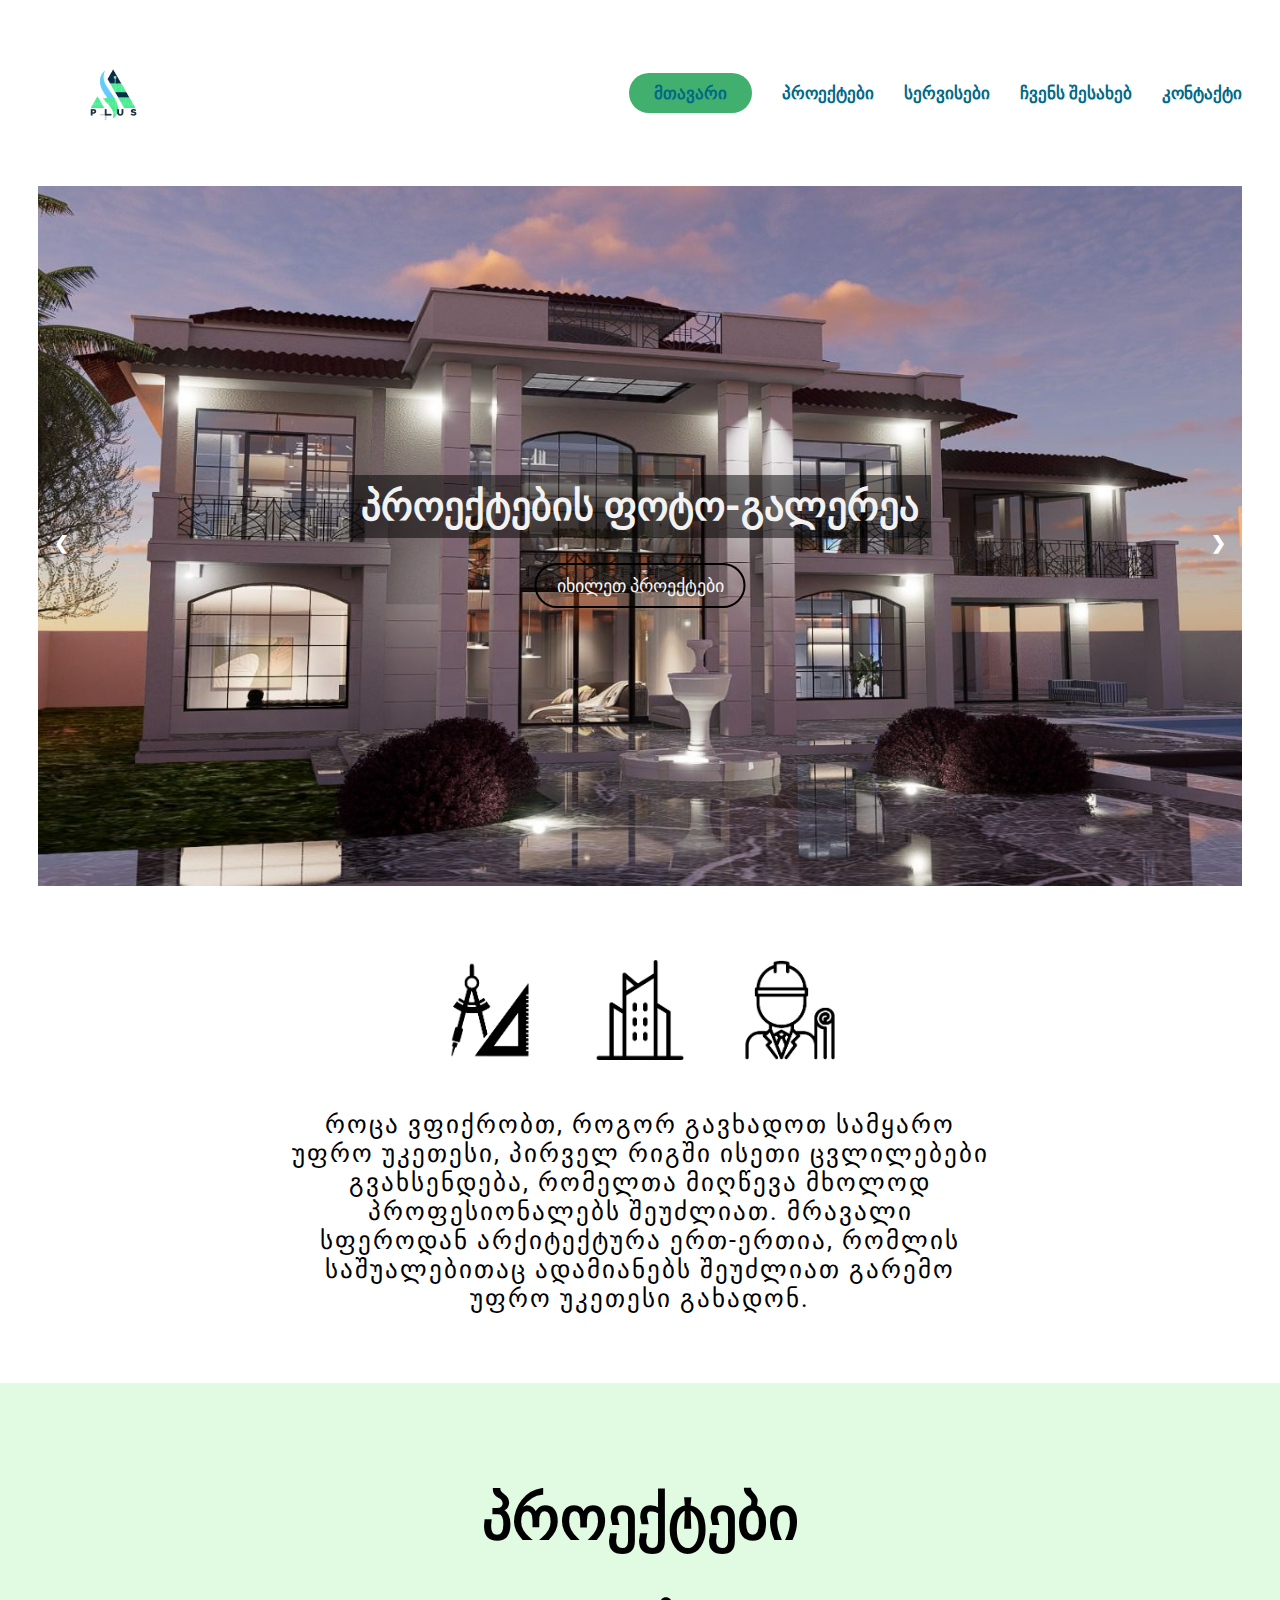
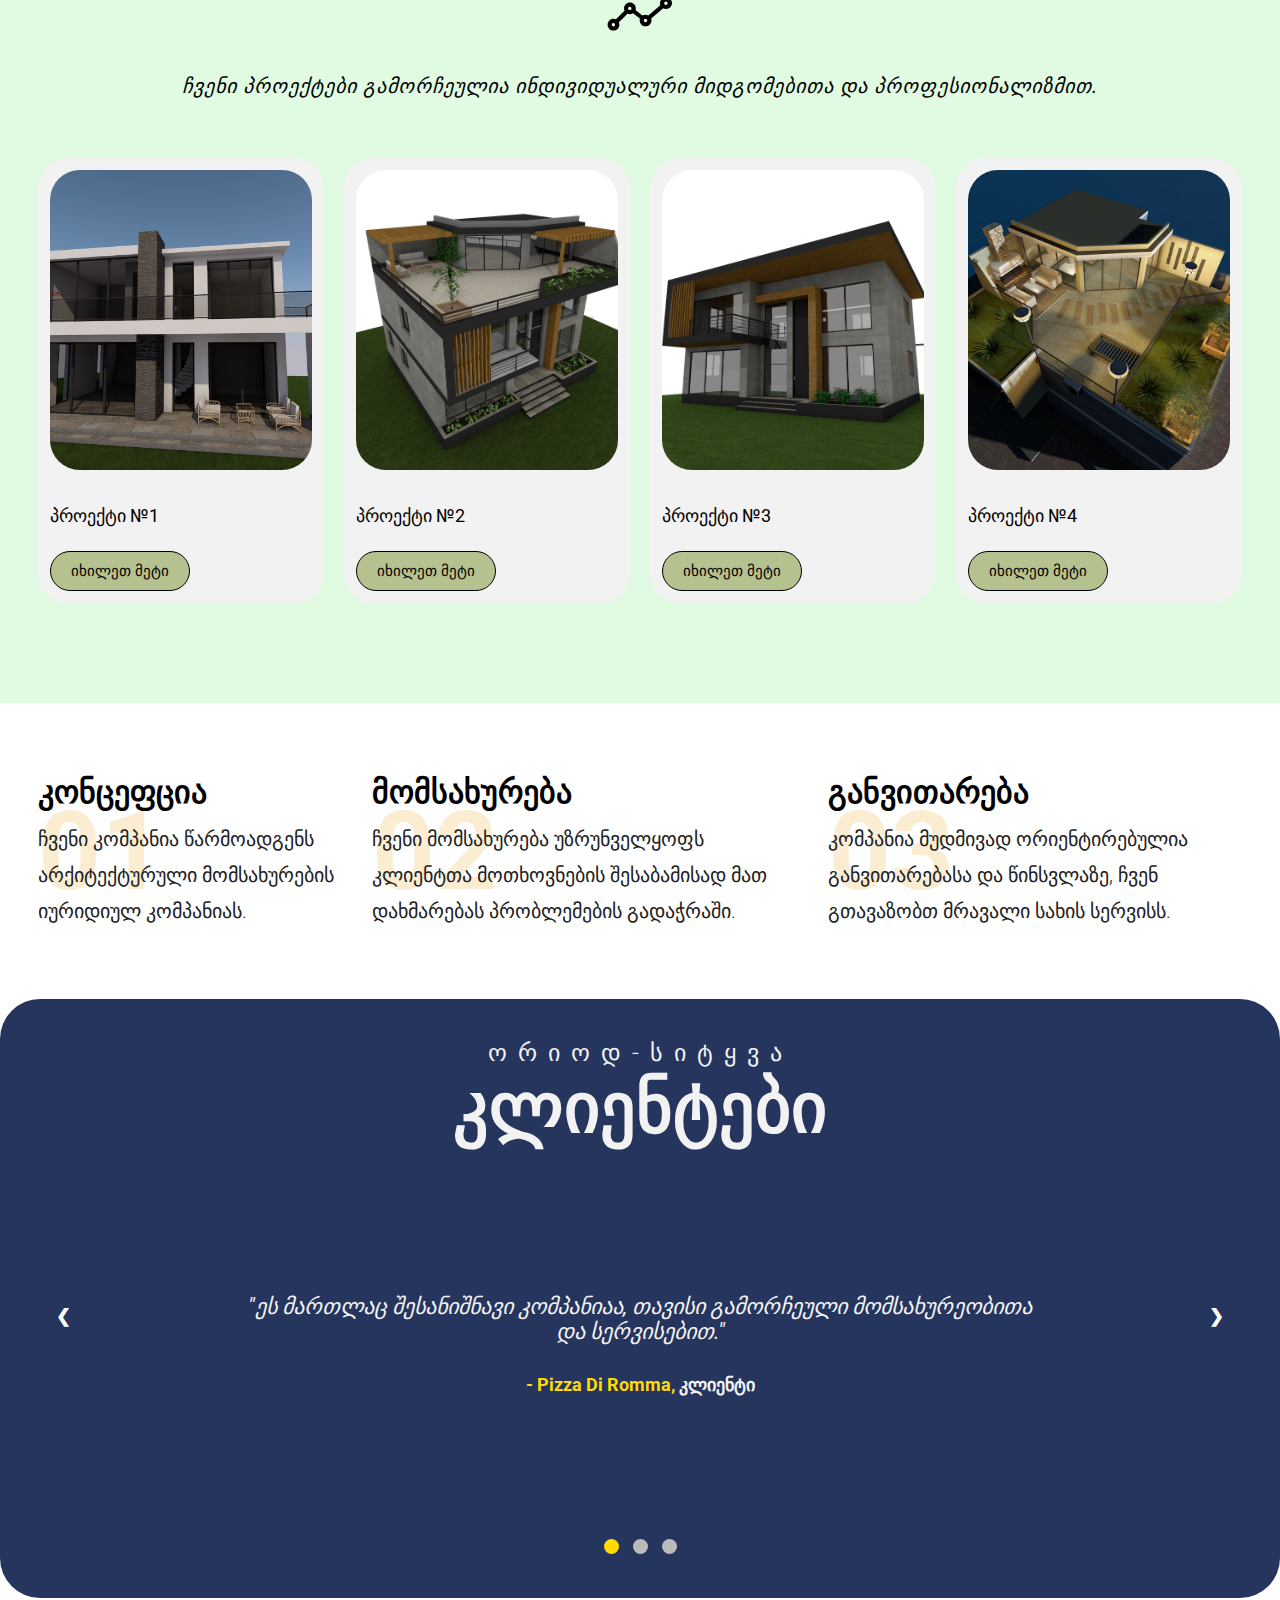
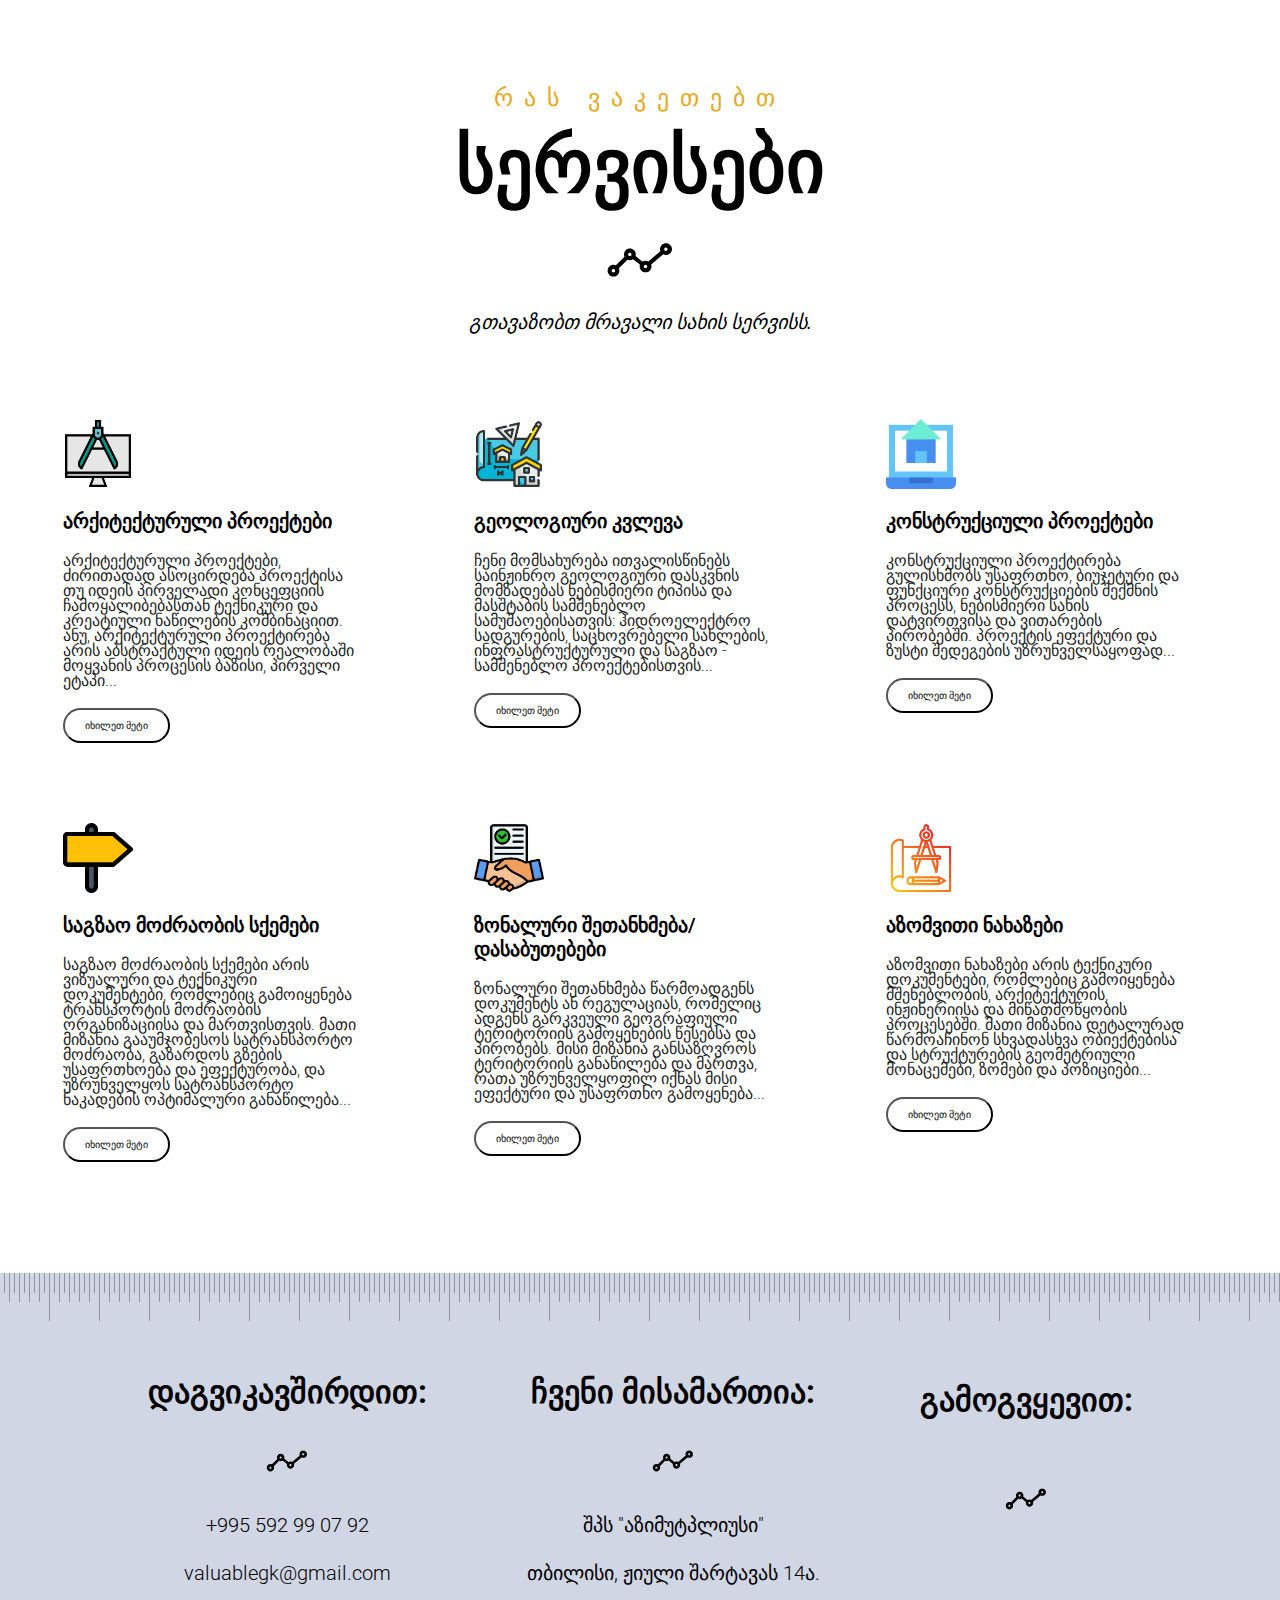
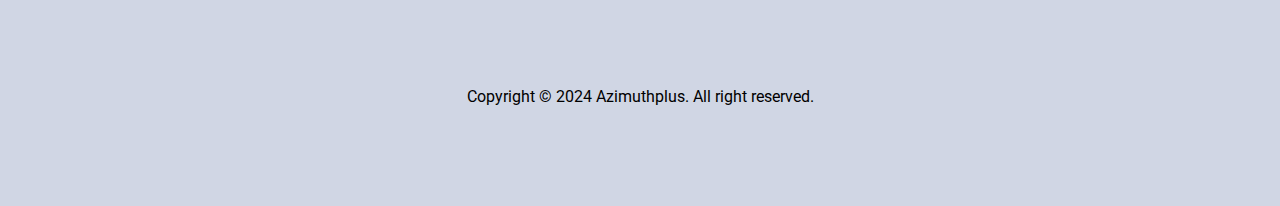
<file: index.html>
<!DOCTYPE html>
<html lang="en">
<head>
    <meta charset="UTF-8">
    <meta name="viewport" content="width=device-width, initial-scale=1.0">
    <title>Myarchitect</title>
    <link rel="preconnect" href="https://fonts.googleapis.com">
    <link rel="preconnect" href="https://fonts.gstatic.com" crossorigin>
    <link rel="icon" href="./images/website-icon.png">
    <link href="https://fonts.googleapis.com/css2?family=Roboto:ital,wght@0,100;0,300;0,400;0,500;0,700;0,900;1,100;1,300;1,400;1,500;1,700;1,900&display=swap" rel="stylesheet">
    <link rel="stylesheet" href="https://cdnjs.cloudflare.com/ajax/libs/font-awesome/6.5.2/css/all.min.css" integrity="sha512-SnH5WK+bZxgPHs44uWIX+LLJAJ9/2PkPKZ5QiAj6Ta86w+fsb2TkcmfRyVX3pBnMFcV7oQPJkl9QevSCWr3W6A==" crossorigin="anonymous" referrerpolicy="no-referrer" />
    <link rel="stylesheet" href="./style.css">
</head>
<body>
    <header class="header"></header>
    <section class="slideshow">
        <div class="slideshow-container">
            <div class="slide fade">
                <img src="./architect images/1.jpg" alt="Image 1">
                <div class="text">პროექტების ფოტო-გალერეა</div>
                <button onclick="window.location.href = './html/work-detail.html'" class="slide-button">იხილეთ პროექტები</button>
            </div>
            <div class="slide fade">
                <img src="./architect images/2.jpg" alt="Image 2">
                <div class="text">პროექტების ფოტო-გალერეა</div>
                <button onclick="window.location.href = './html/work-detail.html'" class="slide-button">იხილეთ პროექტები</button>
            </div>
            <div class="slide fade">
                <img src="./architect images/gwrg.jpg" alt="Image 3">
                <div class="text">პროექტების ფოტო-გალერეა</div>
                <button onclick="window.location.href = './html/work-detail.html'" class="slide-button">იხილეთ პროექტები</button>
            </div>
            <div class="slide fade">
                <img src="./architect images/Untitled - Picture1.jpg" alt="Image 3">
                <div class="text">პროექტების ფოტო-გალერეა</div>
                <button onclick="window.location.href = './html/work-detail.html'" class="slide-button">იხილეთ პროექტები</button>
            </div>
            <a class="prev" onclick="plusSlides(-1)">&#10094;</a>
            <a class="next" onclick="plusSlides(1)">&#10095;</a>
        </div>
    </section>
    <section class="description">
        <div class="container">
            <div class="icons">
                <img src="./images/arch-icon 1.png" alt="image 1">
                <img src="./images/arch-icon 2.png" alt="image 2">
                <img src="./images/arch-icon 3.png" alt="image 3">
            </div>
            <div class="some-text">
                როცა ვფიქრობთ, როგორ გავხადოთ სამყარო უფრო უკეთესი, პირველ რიგში ისეთი ცვლილებები გვახსენდება, რომელთა მიღწევა მხოლოდ პროფესიონალებს შეუძლიათ. მრავალი სფეროდან არქიტექტურა ერთ-ერთია, რომლის საშუალებითაც ადამიანებს შეუძლიათ გარემო უფრო უკეთესი გახადონ.
            </div>
        </div>
    </section>
    <section class="projects">
        <div class="project-container">
            <div class="project-content">
                <h2 class="project-title">პროექტები</h2>
                <svg fill="#000000" width="80px" height="80px" viewBox="-3 0 32 32" version="1.1" xmlns="http://www.w3.org/2000/svg">
                    <path d="M23.36 9.32c-1.32 0-2.36 1.080-2.36 2.36 0 0.28 0.040 0.56 0.12 0.8l-4.8 4.080c-0.32-0.2-0.72-0.28-1.16-0.28s-0.88 0.12-1.24 0.36l-2.72-2.2c0.080-0.24 0.12-0.44 0.12-0.72 0-1.32-1.080-2.36-2.36-2.36-1.32 0-2.36 1.080-2.36 2.36 0 0.36 0.080 0.68 0.2 0.96l-3.44 3.44c-0.28-0.12-0.64-0.2-0.96-0.2-1.32 0-2.36 1.080-2.36 2.36 0 1.32 1.080 2.36 2.36 2.36s2.36-1.080 2.36-2.36c0-0.36-0.080-0.68-0.2-0.96l3.44-3.44c0.28 0.12 0.64 0.2 0.96 0.2 0.44 0 0.88-0.12 1.24-0.36l2.76 2.12c-0.080 0.24-0.080 0.44-0.080 0.72 0 1.32 1.080 2.36 2.36 2.36s2.36-1.080 2.36-2.36c0-0.28-0.040-0.56-0.12-0.8l4.8-4.080c0.32 0.2 0.72 0.28 1.16 0.28 1.32 0 2.36-1.080 2.36-2.36-0.040-1.2-1.16-2.28-2.44-2.28zM2.36 21c-0.36 0-0.68-0.32-0.68-0.68 0-0.4 0.32-0.68 0.68-0.68s0.68 0.32 0.68 0.68c0 0.36-0.28 0.68-0.68 0.68zM8.24 13.76c0-0.4 0.32-0.68 0.68-0.68s0.68 0.32 0.68 0.68-0.32 0.68-0.68 0.68c-0.36 0-0.68-0.32-0.68-0.68zM15.2 19.28c-0.4 0-0.68-0.32-0.68-0.68s0.32-0.68 0.68-0.68 0.68 0.32 0.68 0.68c-0.040 0.4-0.28 0.68-0.68 0.68zM23.36 12.36c-0.36 0-0.68-0.32-0.68-0.68 0-0.4 0.32-0.68 0.68-0.68 0.4 0 0.68 0.32 0.68 0.68 0 0.4-0.32 0.68-0.68 0.68z"></path>
                </svg>
                <p class="project-paragraph"><i>ჩვენი პროექტები გამორჩეულია ინდივიდუალური მიდგომებითა და პროფესიონალიზმით.</i></p>
            </div>
            <div class="project-list">
                <div class="project">
                    <img src="./architect images/7.jpg" alt="project 1">
                    <p class="paragraph">პროექტი №1</p>
                    <button class="project-button" onclick="window.location.href = './html/work-detail.html'">იხილეთ მეტი</button>
                </div>
                <div class="project">
                    <img src="./architect images/dyr.jpg" alt="project 2">
                    <p class="paragraph">პროექტი №2</p>
                    <button class="project-button" onclick="window.location.href = './html/work-detail.html'">იხილეთ მეტი</button>
                </div>
                <div class="project">
                    <img src="./architect images/fff.jpg" alt="project 3">
                    <p class="paragraph">პროექტი №3</p>
                    <button class="project-button" onclick="window.location.href = './html/work-detail.html'">იხილეთ მეტი</button>
                </div>
                <div class="project">
                    <img src="./architect images/sd.jpg" alt="project 4">
                    <p class="paragraph">პროექტი №4</p>
                    <button class="project-button" onclick="window.location.href = './html/work-detail.html'">იხილეთ მეტი</button>
                </div>
            </div>
        </div>
    </section>
    <section class="concept">
        <div class="row-list">
            <div class="row-content">
                <span>01</span>
                <h3>კონცეფცია</h3>
                <p>ჩვენი კომპანია წარმოადგენს არქიტექტურული მომსახურების იურიდიულ კომპანიას.</p>
            </div>
            <div class="row-content">
                <span>02</span>
                <h3>მომსახურება</h3>
                <p>ჩვენი მომსახურება უზრუნველყოფს კლიენტთა მოთხოვნების შესაბამისად მათ დახმარებას პრობლემების გადაჭრაში.</p>
            </div>
            <div class="row-content">
                <span>03</span>
                <h3>განვითარება</h3>
                <p>კომპანია მუდმივად ორიენტირებულია განვითარებასა და წინსვლაზე, ჩვენ გთავაზობთ მრავალი სახის სერვისს.</p>
            </div>
        </div>
    </section>
    <section class="testimonials">
        <div class="testimonial-container">
            <h4>ორიოდ-სიტყვა</h4>
            <h1>კლიენტები</h1>
            <div class="testimonial-slide">
                <div class="testimonial">
                    <p class="testimonial-text">"ეს მართლაც შესანიშნავი კომპანიაა, თავისი გამორჩეული მომსახურეობითა და სერვისებით."</p>
                    <p class="testimonial-author"><span>- Pizza Di Romma,</span> კლიენტი</p>
                </div>
                <div class="testimonial">
                    <p class="testimonial-text">"გამორჩეული კომპანია თავისი ყურადღებიანი და პროფესიონალი გუნდით."</p>
                    <p class="testimonial-author"><span>- ს.ს უნისონი,</span> კლიენტი</p>
                </div>
                <div class="testimonial">
                    <p class="testimonial-text">"ვანდობ არქიტექტურას მათ."</p>
                    <p class="testimonial-author"><span>- შპს კახელები ბელიაშვილზე,</span> კლიენტი</p>
                </div>
            </div>
            <a class="testimonial-prev" onclick="plusTest(-1)">&#10094;</a>
            <a class="testimonial-next" onclick="plusTest(1)">&#10095;</a>
        </div>
        <div style="text-align:center">
            <span class="dot" onclick="currentTest(0)"></span>
            <span class="dot" onclick="currentTest(1)"></span>
            <span class="dot" onclick="currentTest(2)"></span>
        </div>
    </section>
    <section class="services">
        <div class="service-container">
            <div class="service-content">
                <h4>რას ვაკეთებთ</h4>
                <h2>სერვისები</h2>
                <svg fill="#000000" width="80px" height="80px" viewBox="-3 0 32 32" version="1.1" xmlns="http://www.w3.org/2000/svg">
                    <path d="M23.36 9.32c-1.32 0-2.36 1.080-2.36 2.36 0 0.28 0.040 0.56 0.12 0.8l-4.8 4.080c-0.32-0.2-0.72-0.28-1.16-0.28s-0.88 0.12-1.24 0.36l-2.72-2.2c0.080-0.24 0.12-0.44 0.12-0.72 0-1.32-1.080-2.36-2.36-2.36-1.32 0-2.36 1.080-2.36 2.36 0 0.36 0.080 0.68 0.2 0.96l-3.44 3.44c-0.28-0.12-0.64-0.2-0.96-0.2-1.32 0-2.36 1.080-2.36 2.36 0 1.32 1.080 2.36 2.36 2.36s2.36-1.080 2.36-2.36c0-0.36-0.080-0.68-0.2-0.96l3.44-3.44c0.28 0.12 0.64 0.2 0.96 0.2 0.44 0 0.88-0.12 1.24-0.36l2.76 2.12c-0.080 0.24-0.080 0.44-0.080 0.72 0 1.32 1.080 2.36 2.36 2.36s2.36-1.080 2.36-2.36c0-0.28-0.040-0.56-0.12-0.8l4.8-4.080c0.32 0.2 0.72 0.28 1.16 0.28 1.32 0 2.36-1.080 2.36-2.36-0.040-1.2-1.16-2.28-2.44-2.28zM2.36 21c-0.36 0-0.68-0.32-0.68-0.68 0-0.4 0.32-0.68 0.68-0.68s0.68 0.32 0.68 0.68c0 0.36-0.28 0.68-0.68 0.68zM8.24 13.76c0-0.4 0.32-0.68 0.68-0.68s0.68 0.32 0.68 0.68-0.32 0.68-0.68 0.68c-0.36 0-0.68-0.32-0.68-0.68zM15.2 19.28c-0.4 0-0.68-0.32-0.68-0.68s0.32-0.68 0.68-0.68 0.68 0.32 0.68 0.68c-0.040 0.4-0.28 0.68-0.68 0.68zM23.36 12.36c-0.36 0-0.68-0.32-0.68-0.68 0-0.4 0.32-0.68 0.68-0.68 0.4 0 0.68 0.32 0.68 0.68 0 0.4-0.32 0.68-0.68 0.68z"></path>
                </svg>
                <P class="services-paragraph">გთავაზობთ მრავალი სახის სერვისს.</P>
            </div>
            <div class="service-list">
                <div class="service">
                    <img src="./images/architect-project.png" alt="service-icon">
                    <h3>არქიტექტურული პროექტები</h3>
                    <p>არქიტექტურული პროექტები, ძირითადად ასოცირდება პროექტისა თუ იდეის პირველადი კონცეფციის ჩამოყალიბებასთან ტექნიკური და კრეატიული ნაწილების კომბინაციით. ანუ, არქიტექტურული პროექტირება არის აბსტრაქტული იდეის რეალობაში მოყვანის პროცესის ბაზისი, პირველი ეტაპი...</p>
                    <button onclick="window.location.href = './html/services-detail.html'">იხილეთ მეტი</button>
                </div>
                <div class="service">
                    <img src="./images/geology.png" alt="service-icon">
                    <h3>გეოლოგიური კვლევა</h3>
                    <p>ჩენი მომსახურება ითვალისწინებს საინჟინრო გეოლოგიური დასკვნის მომზადებას ნებისმიერი ტიპისა და მასშტაბის სამშენებლო სამუშაოებისათვის: ჰიდროელექტრო სადგურების, საცხოვრებელი სახლების, ინფრასტრუქტურული და საგზაო - სამშენებლო პროექტებისთვის...</p>
                    <button onclick="window.location.href = './html/services-detail.html'">იხილეთ მეტი</button>
                </div>
                <div class="service">
                    <img src="./images/construction.png" alt="service-icon">
                    <h3>კონსტრუქციული პროექტები</h3>
                    <p>კონსტრუქციული პროექტირება გულისხმობს უსაფრთხო, ბიუჯეტური და ფუნქციური კონსტრუქციების შექმნის პროცესს, ნებისმიერი სახის დატვირთვისა და ვითარების პირობებში. პროექტის ეფექტური და ზუსტი შედეგების უზრუნველსაყოფად...</p>
                    <button onclick="window.location.href = './html/services-detail.html'">იხილეთ მეტი</button>
                </div>
                <div class="service">
                    <img src="./images/road.png" alt="service-icon">
                    <h3>საგზაო მოძრაობის სქემები</h3>
                    <p>საგზაო მოძრაობის სქემები არის ვიზუალური და ტექნიკური დოკუმენტები, რომლებიც გამოიყენება ტრანსპორტის მოძრაობის ორგანიზაციისა და მართვისთვის. მათი მიზანია გააუმჯობესოს სატრანსპორტო მოძრაობა, გაზარდოს გზების უსაფრთხოება და ეფექტურობა, და უზრუნველყოს სატრანსპორტო ნაკადების ოპტიმალური განაწილება...</p>
                    <button onclick="window.location.href = './html/services-detail.html'">იხილეთ მეტი</button>
                </div>
                <div class="service">
                    <img src="./images/agreeement.png" alt="service-icon">
                    <h3>ზონალური შეთანხმება/დასაბუთებები</h3>
                    <p>ზონალური შეთანხმება წარმოადგენს დოკუმენტს ან რეგულაციას, რომელიც ადგენს გარკვეული გეოგრაფიული ტერიტორიის გამოყენების წესებსა და პირობებს. მისი მიზანია განსაზღვროს ტერიტორიის განაწილება და მართვა, რათა უზრუნველყოფილ იქნას მისი ეფექტური და უსაფრთხო გამოყენება...</p>
                    <button onclick="window.location.href = './html/services-detail.html'">იხილეთ მეტი</button>
                </div>
                <div class="service">
                    <img src="./images/azomva.png" alt="service-icon">
                    <h3>აზომვითი ნახაზები</h3>
                    <p>აზომვითი ნახაზები არის ტექნიკური დოკუმენტები, რომლებიც გამოიყენება მშენებლობის, არქიტექტურის, ინჟინერიისა და მიწათმოწყობის პროცესებში. მათი მიზანია დეტალურად წარმოაჩინონ სხვადასხვა ობიექტებისა და სტრუქტურების გეომეტრიული მონაცემები, ზომები და პოზიციები...</p>
                    <button onclick="window.location.href = './html/services-detail.html'">იხილეთ მეტი</button>
                </div>
            </div>
        </div>
    </section>
    <footer class="footer"></footer>
    <script src="./js/script.js"></script>
    <script src="./js/testimonial-script.js"></script>
    <script src="./js/headerForIndex.js"></script>
    <script src="./js/sidebar.js"></script>
    <script src="./js/chatbox.js"></script>
</body>
</html>
</file>
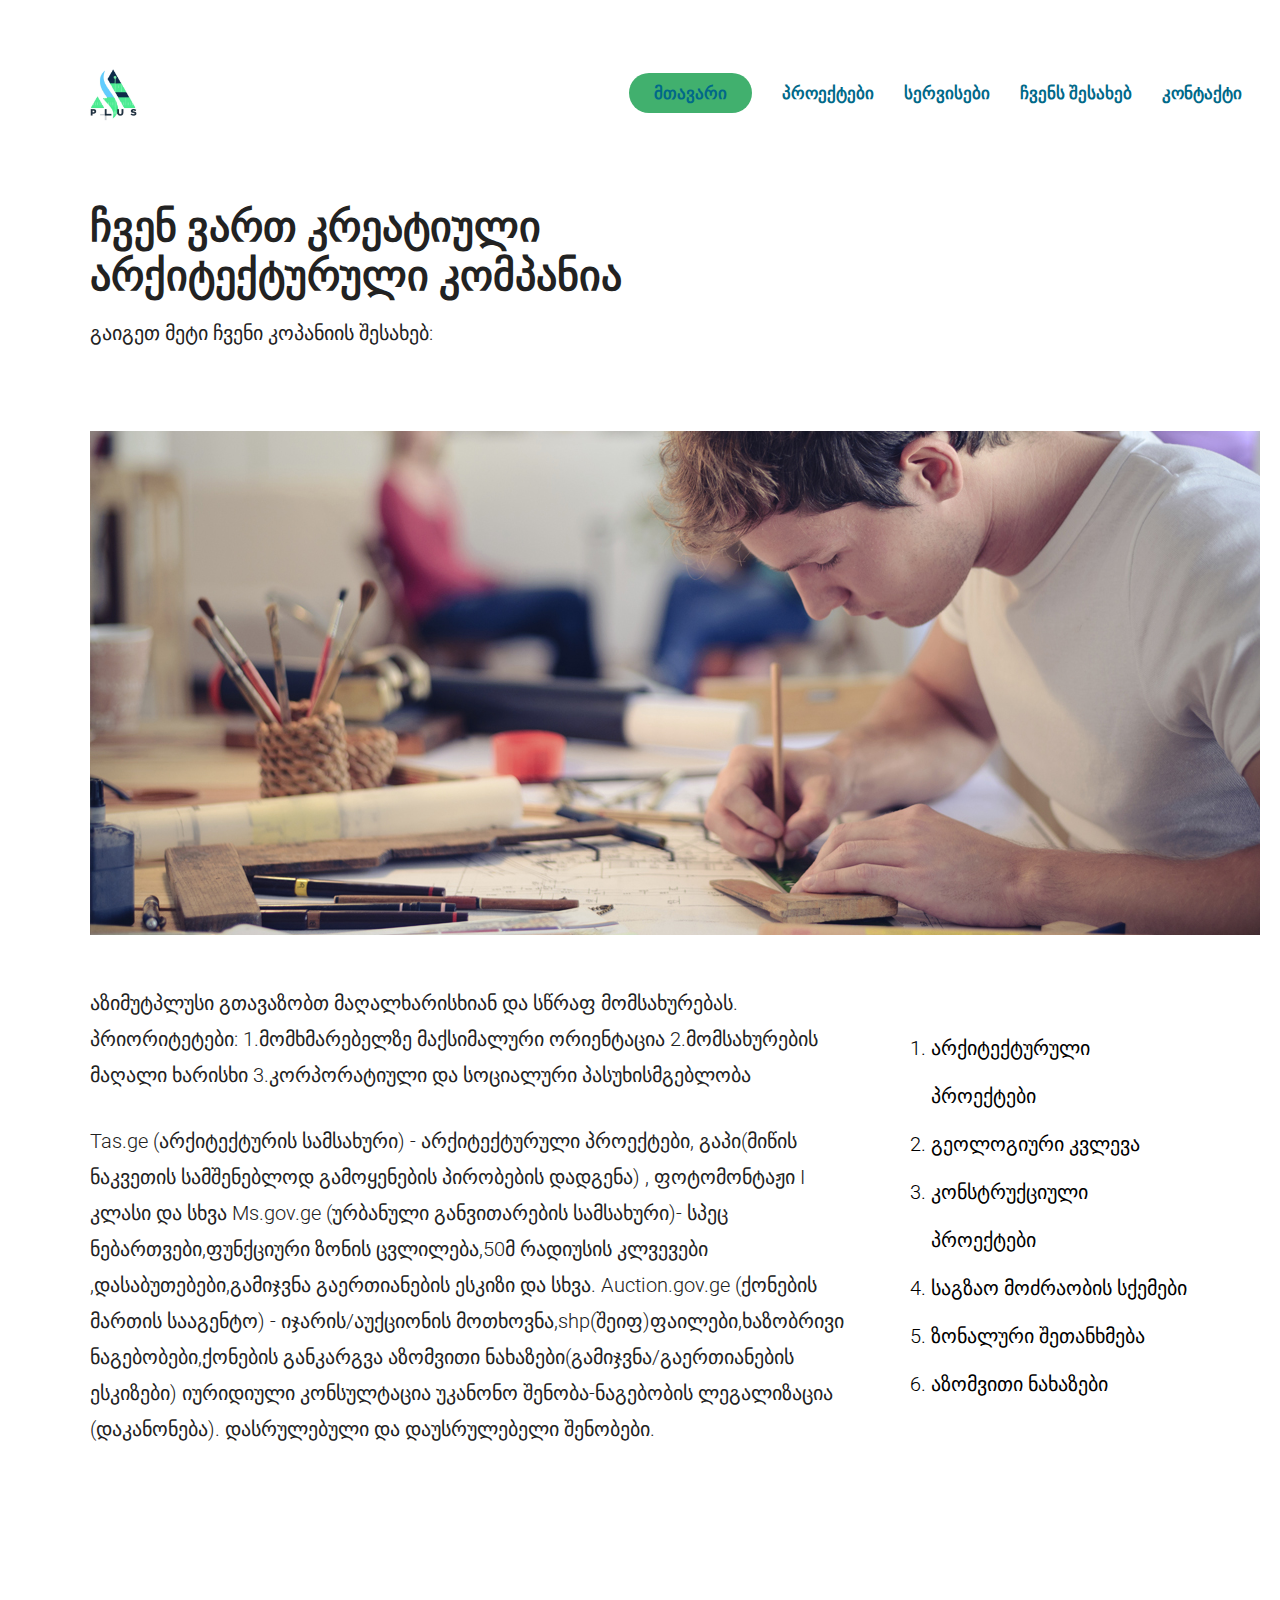
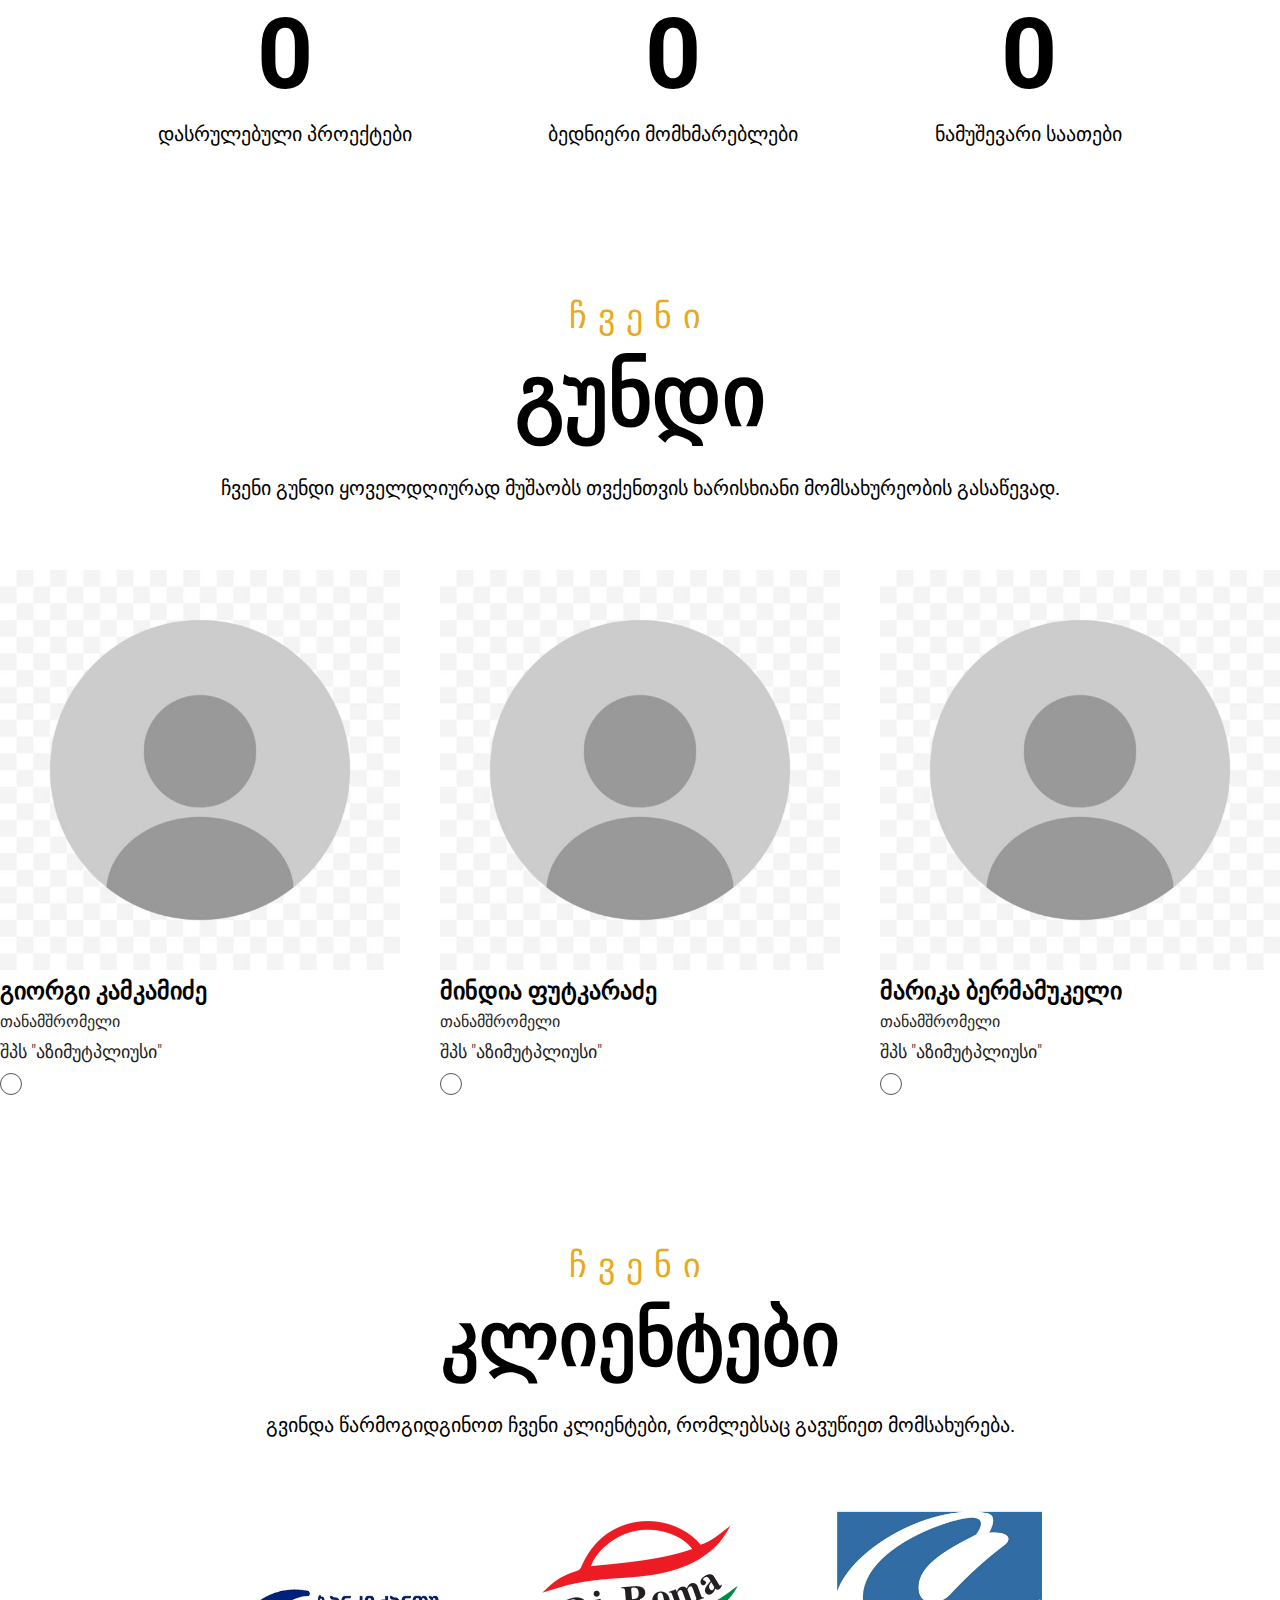
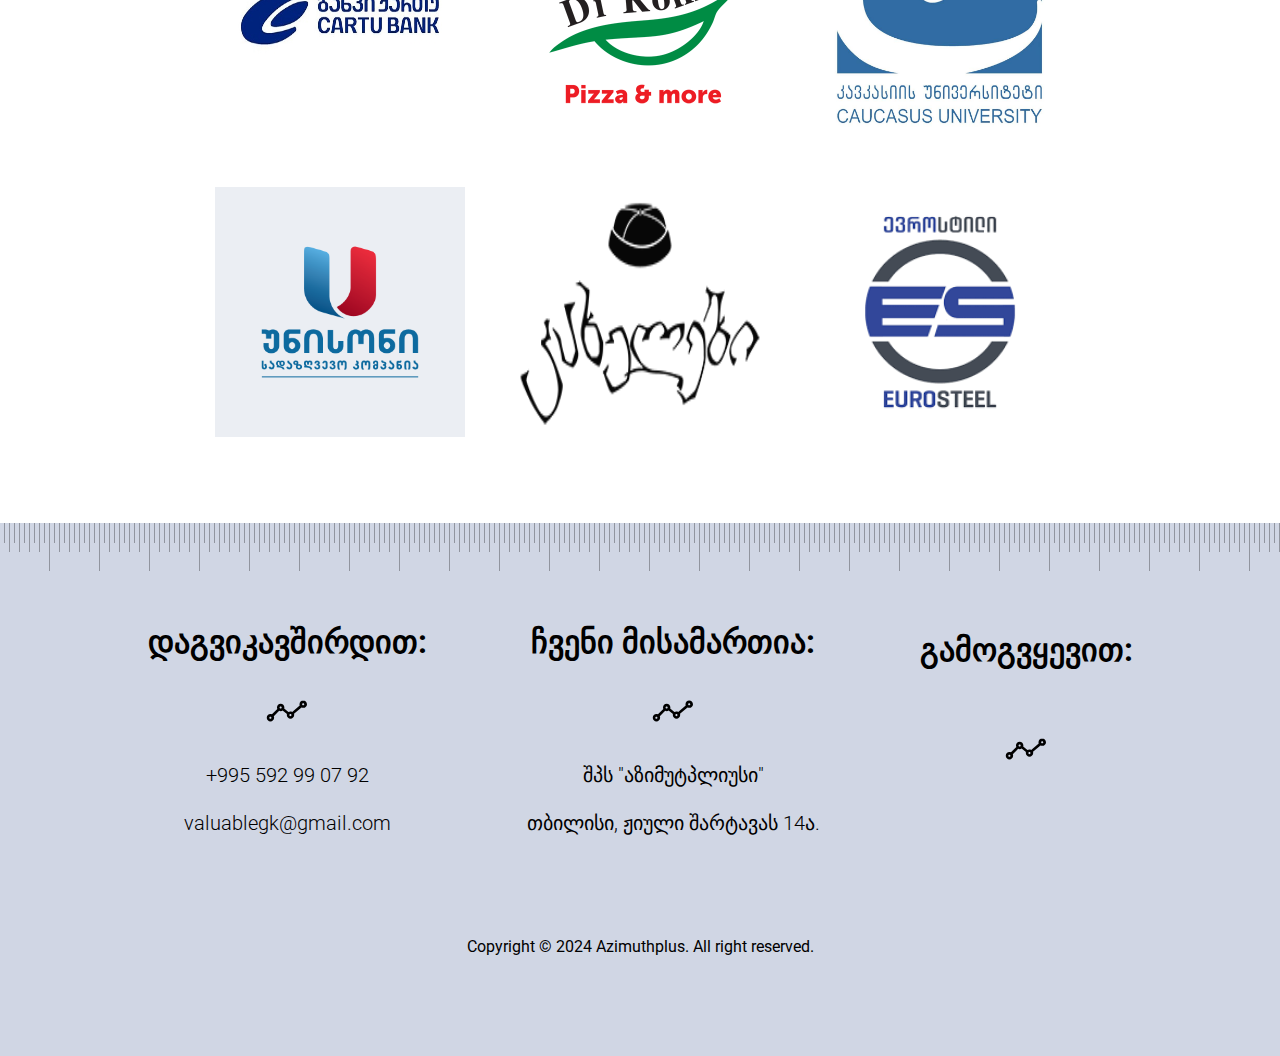
<file: html/about.html>
<!DOCTYPE html>
<html lang="en">
    <head>
        <meta charset="UTF-8">
        <meta name="viewport" content="width=device-width, initial-scale=1.0">
        <title>Myarchitect</title>
        <link rel="preconnect" href="https://fonts.googleapis.com">
        <link rel="preconnect" href="https://fonts.gstatic.com" crossorigin>
        <link rel="icon" href="../images/website-icon.png">
        <link href="https://fonts.googleapis.com/css2?family=Roboto:ital,wght@0,100;0,300;0,400;0,500;0,700;0,900;1,100;1,300;1,400;1,500;1,700;1,900&display=swap" rel="stylesheet">
        <link rel="stylesheet" href="https://cdnjs.cloudflare.com/ajax/libs/font-awesome/6.5.2/css/all.min.css" integrity="sha512-SnH5WK+bZxgPHs44uWIX+LLJAJ9/2PkPKZ5QiAj6Ta86w+fsb2TkcmfRyVX3pBnMFcV7oQPJkl9QevSCWr3W6A==" crossorigin="anonymous" referrerpolicy="no-referrer" />
        <link rel="stylesheet" href="../style.css">
    </head>
<body>
    <header class="header"></header>
    <main class="about">
        <div class="about-headling">
            <h1>ჩვენ ვართ კრეატიული არქიტექტურული კომპანია</h1>
            <p>გაიგეთ მეტი ჩვენი კოპანიის შესახებ:</p>
        </div>
        <section class="about-desctiption">
            <img src="../images/about-main-image.jpg" alt="about-main-image">
            <div class="about-description-container">
                <div class="about-text">
                    <p>აზიმუტპლუსი გთავაზობთ მაღალხარისხიან  და სწრაფ მომსახურებას.
                        პრიორიტეტები: 1.მომხმარებელზე მაქსიმალური ორიენტაცია 2.მომსახურების მაღალი ხარისხი 3.კორპორატიული და სოციალური 
                        პასუხისმგებლობა</p>
                    <p>Tas.ge (არქიტექტურის სამსახური)  - არქიტექტურული პროექტები, გაპი(მიწის ნაკვეთის სამშენებლოდ გამოყენების პირობების დადგენა) , ფოტომონტაჟი I კლასი და სხვა

                        Ms.gov.ge (ურბანული განვითარების სამსახური)- სპეც ნებართვები,ფუნქციური ზონის ცვლილება,50მ რადიუსის კლვევები ,დასაბუთებები,გამიჯვნა გაერთიანების ესკიზი და სხვა.
                        
                        Auction.gov.ge (ქონების მართის სააგენტო) - იჯარის/აუქციონის მოთხოვნა,shp(შეიფ)ფაილები,ხაზობრივი ნაგებობები,ქონების განკარგვა
                        
                        აზომვითი ნახაზები(გამიჯვნა/გაერთიანების ესკიზები)
                        
                        იურიდიული კონსულტაცია
                        
                        უკანონო შენობა-ნაგებობის ლეგალიზაცია
                        (დაკანონება).
                        
                        დასრულებული და დაუსრულებელი შენობები.</p>
                </div>
                <div class="about-list">
                    <ol>
                        <li> არქიტექტურული პროექტები</li>
                        <li> გეოლოგიური კვლევა</li>
                        <li> კონსტრუქციული პროექტები</li>
                        <li> საგზაო მოძრაობის სქემები</li>
                        <li> ზონალური შეთანხმება</li>
                        <li> აზომვითი ნახაზები</li>
                    </ol>
                </div>
            </div>
        </section>
        <section class="counter-section">
            <div class="counters">
                <div class="counter">
                    <h2><span data-count="1000">0</span></h2>
                    <h3>დასრულებული პროექტები</h3>
                </div>
                <div class="counter">
                    <h2><span data-count="200">0</span></h2>
                    <h3>ბედნიერი მომხმარებლები</h3>
                </div>
                <div class="counter">
                    <h2><span data-count="19000">0</span></h2>
                    <h3>ნამუშევარი საათები</h3>
                </div>
            </div>
        </section>
        <section class="team">
            <div class="team-headling">
                <h3>ჩვენი</h3>
                <h2>გუნდი</h2>
                <p>ჩვენი გუნდი ყოველდღიურად მუშაობს თვქენთვის ხარისხიანი მომსახურეობის გასაწევად.</p>
            </div>
            <div class="team-membership">
                <div class="team-member">
                    <img src="../images/no-image.jpg" alt="team member photo">
                    <h4>გიორგი კამკამიძე</h4>
                    <h5>თანამშრომელი</h5>
                    <p>შპს "აზიმუტპლიუსი"</p>
                    <div class="member-social-icons">
                        <a href="https://www.facebook.com/gkamkama" target="_blank"><i class="fa-brands fa-facebook"></i></a>
                    </div>
                </div>
                <div class="team-member">
                    <img src="../images/no-image.jpg" alt="team member photo">
                    <h4>მინდია ფუტკარაძე</h4>
                    <h5>თანამშრომელი</h5>
                    <p>შპს "აზიმუტპლიუსი"</p>
                    <div class="member-social-icons">
                        <a href="https://www.facebook.com/mindia.futkaradze.5" target="_blank"><i class="fa-brands fa-facebook"></i></a>
                    </div>
                </div>
                <div class="team-member">
                    <img src="../images/no-image.jpg" alt="team member photo">
                    <h4>მარიკა ბერმამუკელი</h4>
                    <h5>თანამშრომელი</h5>
                    <p>შპს "აზიმუტპლიუსი"</p>
                    <div class="member-social-icons">
                        <a href="https://www.facebook.com/marika.bermamukeli" target="_blank"><i class="fa-brands fa-facebook"></i></a>
                    </div>
                </div>
            </div>
        </section>
        <section class="clients">
            <div class="clients-headling">
                <h3>ჩვენი</h3>
                <h2>კლიენტები</h2>
                <p>გვინდა წარმოგიდგინოთ ჩვენი კლიენტები, რომლებსაც გავუწიეთ მომსახურება.</p>
            </div>
            <div class="client-list">
                <img src="../images/cartu.png" alt="client">
                <img src="../images/pizza.png" alt="client">
                <img src="../images/caucasus-uni.jpg" alt="client">
                <img src="../images/unison.png" alt="client">
                <img src="../images/kaxelebi.png" alt="client">
                <img src="../images/eurosteel.png" alt="client">
            </div>
        </section>
    </main>
    <footer class="footer"></footer>
    <script src="../js/counter.js"></script>
    <script src="../js/headerFooter.js"></script>
    <script src="../js/sidebar.js"></script>
    <script src="../js/chatbox.js"></script>
</body>
</html>
</file>
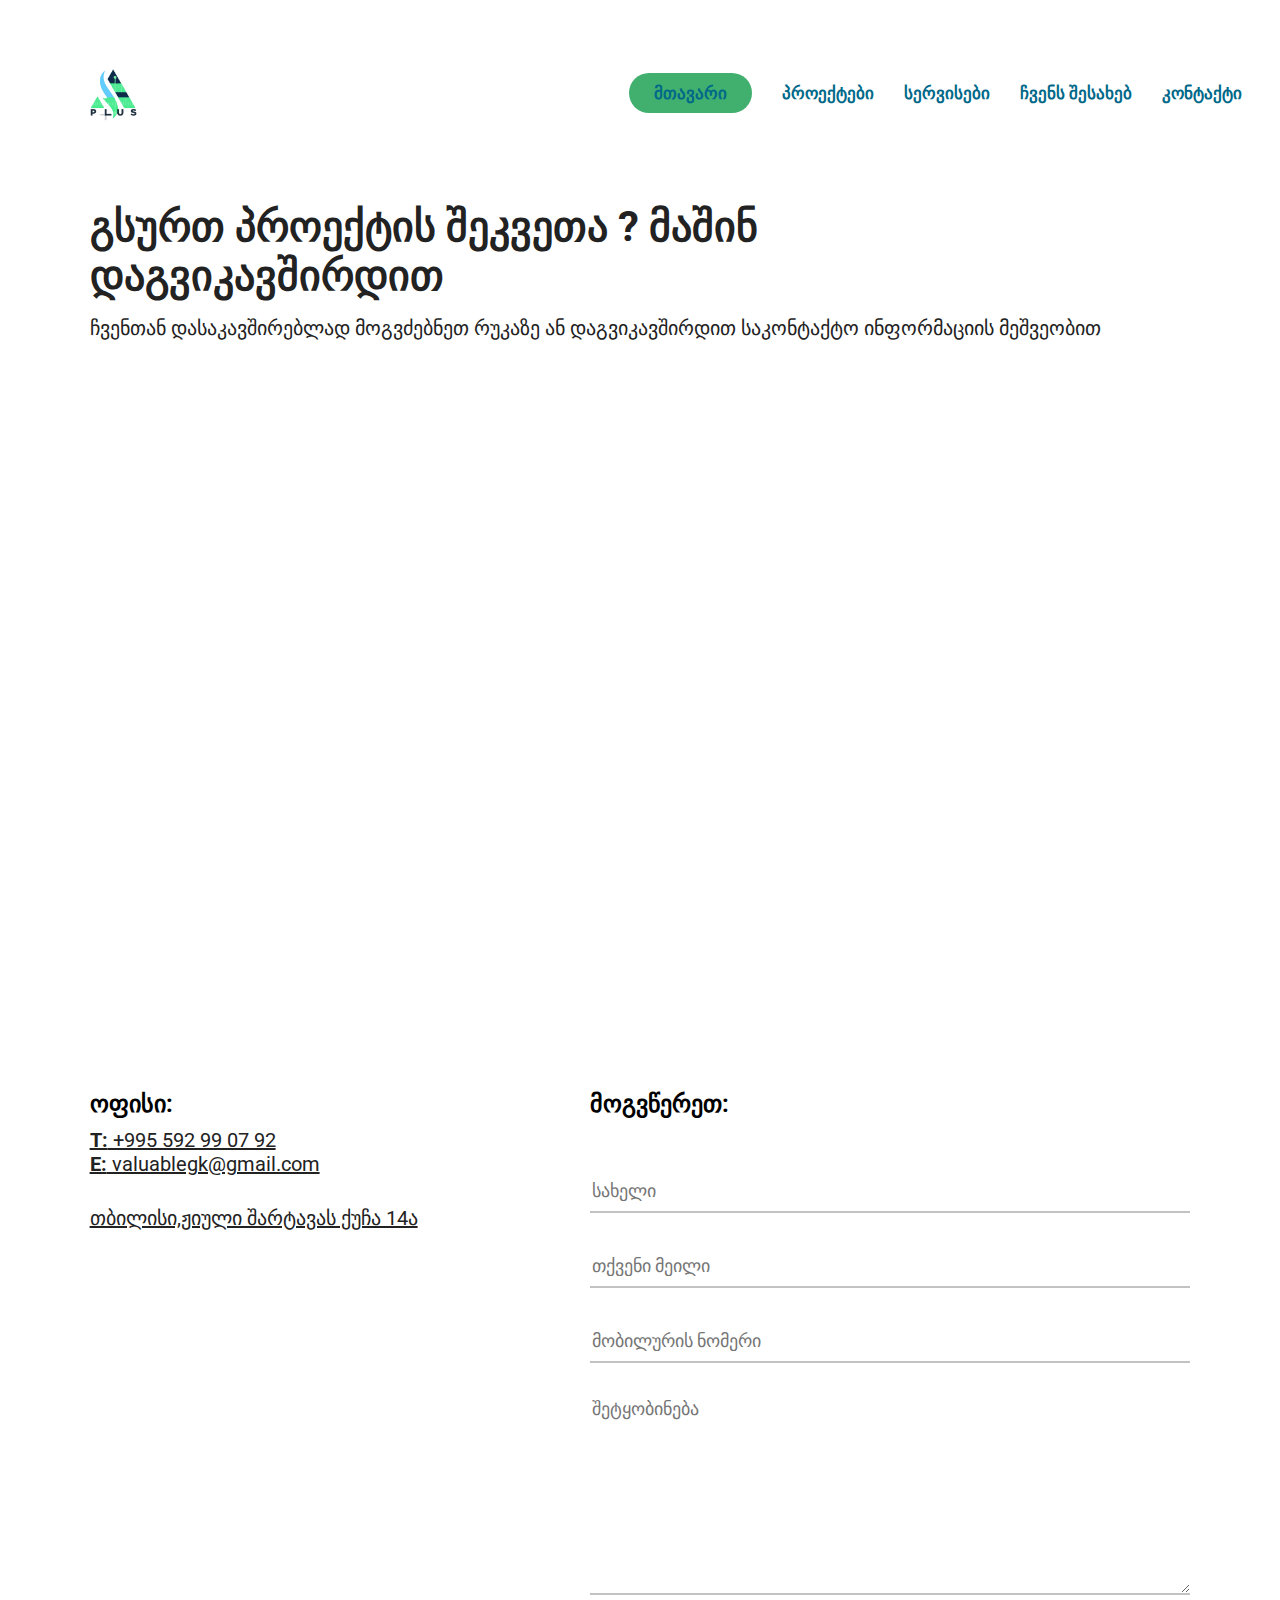
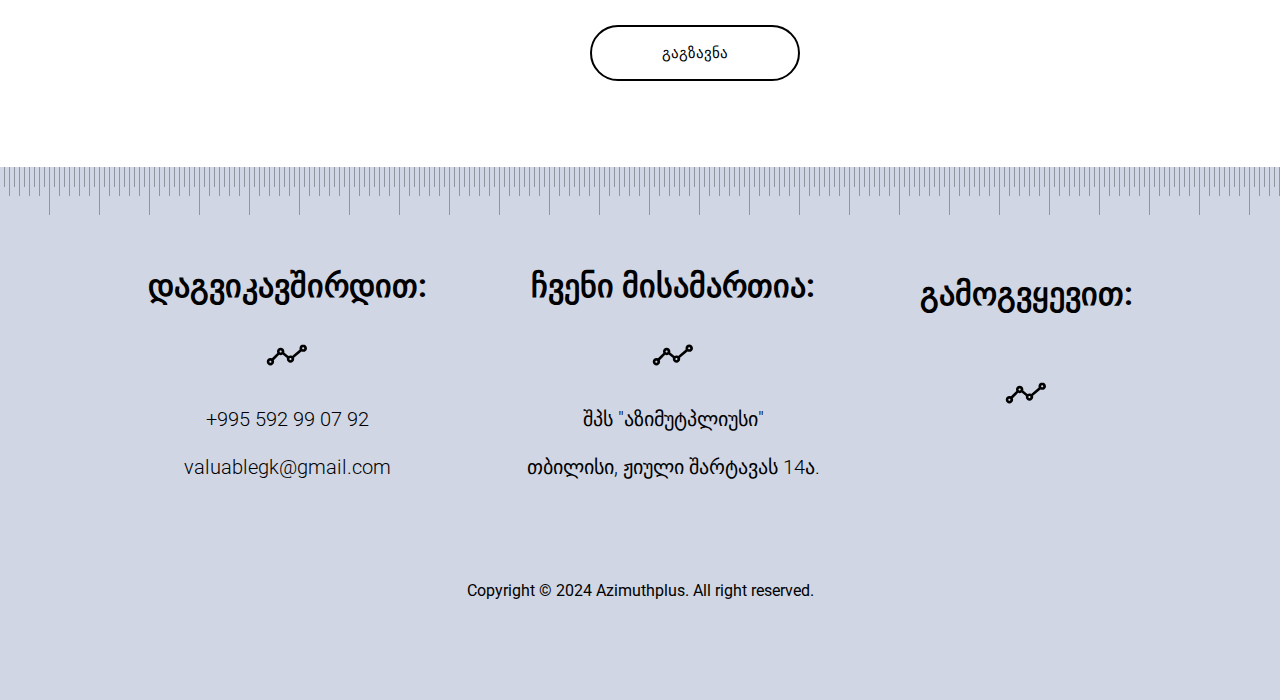
<file: html/contact.html>
<!DOCTYPE html>
<html lang="en">
    <head>
        <meta charset="UTF-8">
        <meta name="viewport" content="width=device-width, initial-scale=1.0">
        <title>Myarchitect</title>
        <link rel="preconnect" href="https://fonts.googleapis.com">
        <link rel="preconnect" href="https://fonts.gstatic.com" crossorigin>
        <link rel="icon" href="../images/website-icon.png">
        <link href="https://fonts.googleapis.com/css2?family=Roboto:ital,wght@0,100;0,300;0,400;0,500;0,700;0,900;1,100;1,300;1,400;1,500;1,700;1,900&display=swap" rel="stylesheet">
        <link rel="stylesheet" href="https://cdnjs.cloudflare.com/ajax/libs/font-awesome/6.5.2/css/all.min.css" integrity="sha512-SnH5WK+bZxgPHs44uWIX+LLJAJ9/2PkPKZ5QiAj6Ta86w+fsb2TkcmfRyVX3pBnMFcV7oQPJkl9QevSCWr3W6A==" crossorigin="anonymous" referrerpolicy="no-referrer" />
        <link rel="stylesheet" href="../style.css">
    </head>
<body>
    <header class="header"></header>
    <main class="contact-us">
        <div class="contact-headling">
            <h1>გსურთ პროექტის შეკვეთა ? მაშინ დაგვიკავშირდით</h1>
            <p>ჩვენთან დასაკავშირებლად მოგვძებნეთ რუკაზე ან დაგვიკავშირდით საკონტაქტო ინფორმაციის მეშვეობით</p>
        </div>
        <section class="google-map">
            <p><iframe src="https://www.google.com/maps/embed?pb=!1m18!1m12!1m3!1d2977.760995014027!2d44.771812975225444!3d41.72567597494506!2m3!1f0!2f0!3f0!3m2!1i1024!2i768!4f13.1!3m3!1m2!1s0x404472dbe50caf49%3A0xe4e5099c2ee1f7c5!2zMTRhIOGDn-GDmOGDo-GDmuGDmCDhg6jhg5Dhg6Dhg6Lhg5Dhg5Xhg5Dhg6Eg4YOl4YOj4YOp4YOQLCDhg5fhg5Hhg5jhg5rhg5jhg6Hhg5g!5e0!3m2!1ska!2sge!4v1719393716912!5m2!1ska!2sge" width="1150" height="600" style="border:0;" allowfullscreen="" loading="lazy" referrerpolicy="no-referrer-when-downgrade"></iframe></p>
        </section>
        <section class="contact-form">
            <div class="office">				
                <h5>ოფისი:</h5>
                <div class="detail">
                    <a href="tel:+995592990792"><strong>T:</strong> +995 592 99 07 92</a>
                    <a href="mailto:valuablegk@gmail.com"><strong>E:</strong> valuablegk@gmail.com</a>
                    <a href="https://www.google.com/maps/place/14a+%E1%83%9F%E1%83%98%E1%83%A3%E1%83%9A%E1%83%98+%E1%83%A8%E1%83%90%E1%83%A0%E1%83%A2%E1%83%90%E1%83%95%E1%83%90%E1%83%A1+%E1%83%A5%E1%83%A3%E1%83%A9%E1%83%90,+%E1%83%97%E1%83%91%E1%83%98%E1%83%9A%E1%83%98%E1%83%A1%E1%83%98/@41.725676,44.771813,17z/data=!3m1!4b1!4m6!3m5!1s0x404472dbe50caf49:0xe4e5099c2ee1f7c5!8m2!3d41.725672!4d44.7743879!16s%2Fg%2F11_smgmn9?entry=ttu" target="_blank" class="adress">თბილისი,ჟიული შარტავას ქუჩა 14ა</a>
                </div>
            </div>
            <div class="inquiries">
                <h5>მოგვწერეთ:</h5>
                <form class="form" action="https://formsubmit.co/valuablegk@gmail.com" method="POST">
                    <input name="name" type="text" id="name" placeholder="სახელი">
                    <input name="email" type="text" id="mail" placeholder="თქვენი მეილი">
                    <input name="phone" type="tel" id="number" placeholder="მობილურის ნომერი">
                    <textarea name="message" id="message" placeholder="შეტყობინება"></textarea>
                    <input type="submit" onclick="sendMail()" value="გაგზავნა">
                </form>
            </div>
        </section>
    </main>
    <footer class="footer"></footer>
    <script src="../js/headerFooter.js"></script>
    <script src="../js/sidebar.js"></script>
    <script src="../js/chatbox.js"></script>
</body>
</html>
</file>
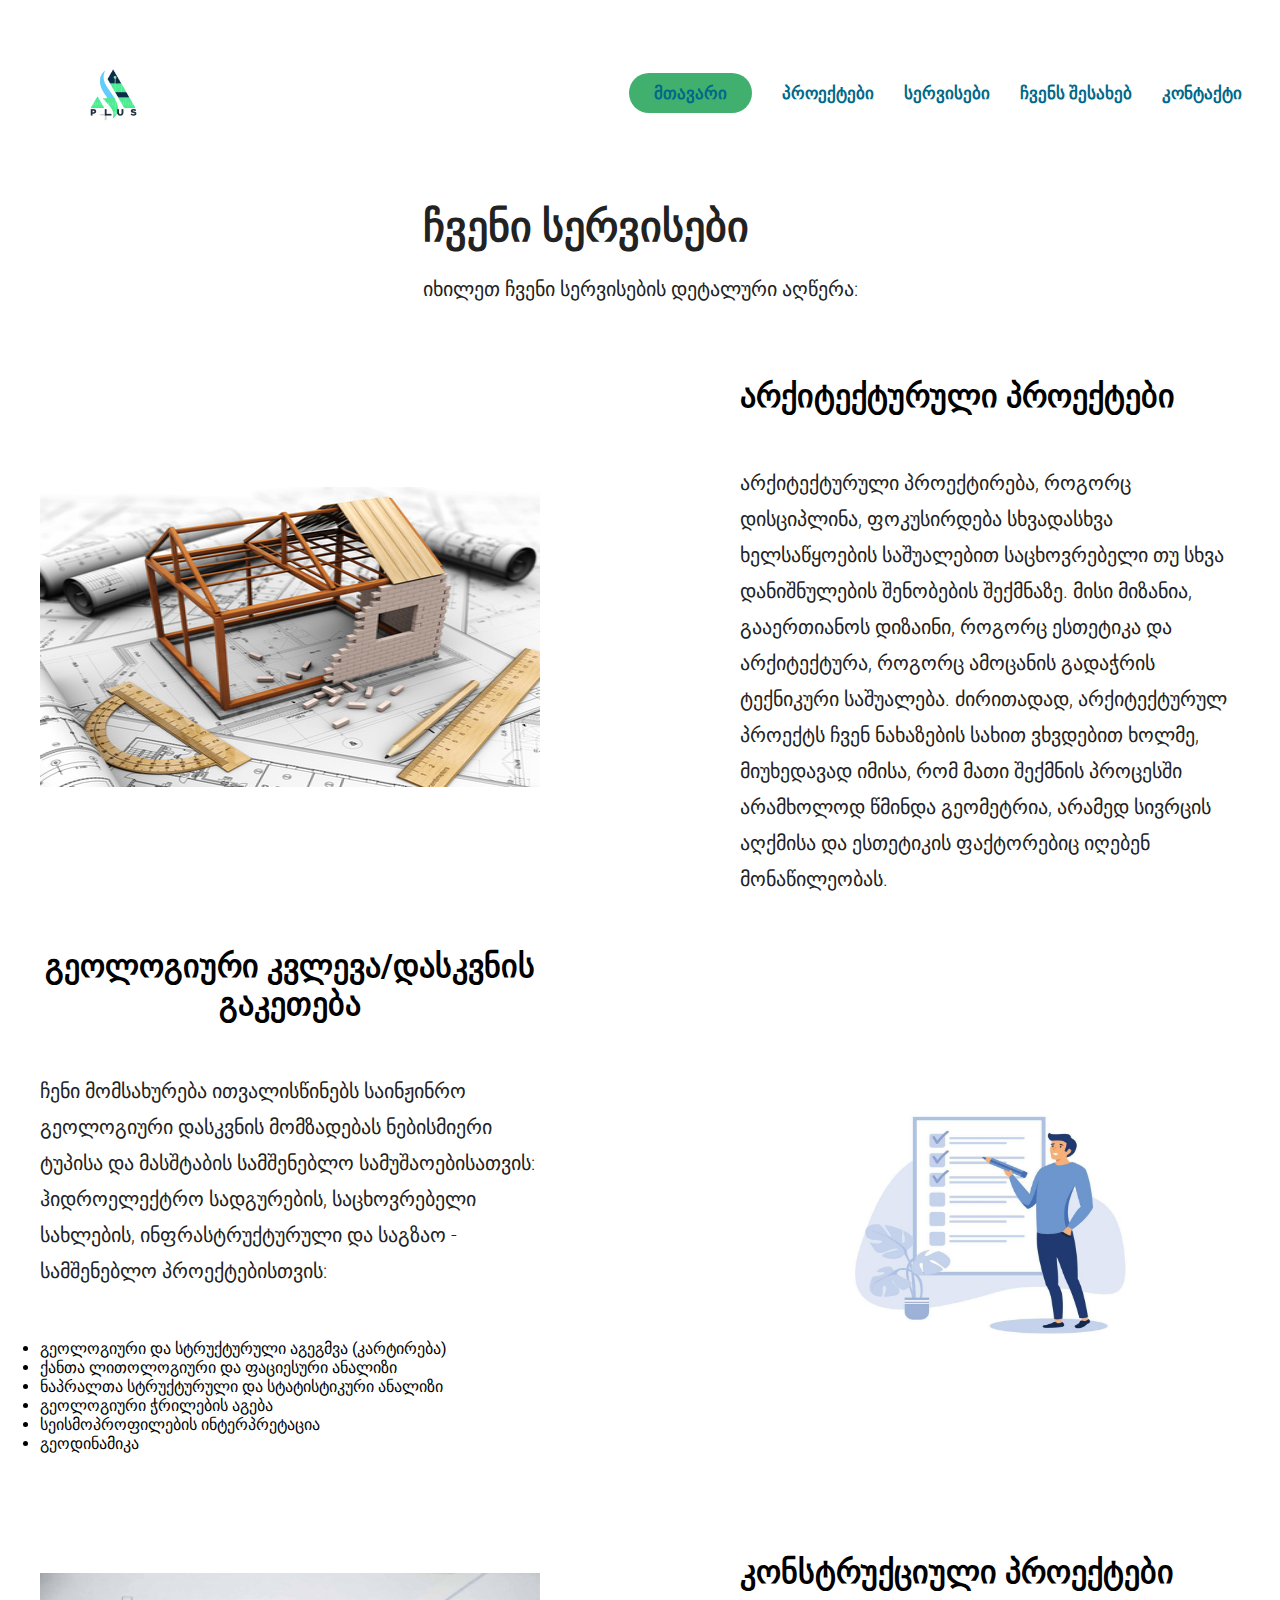
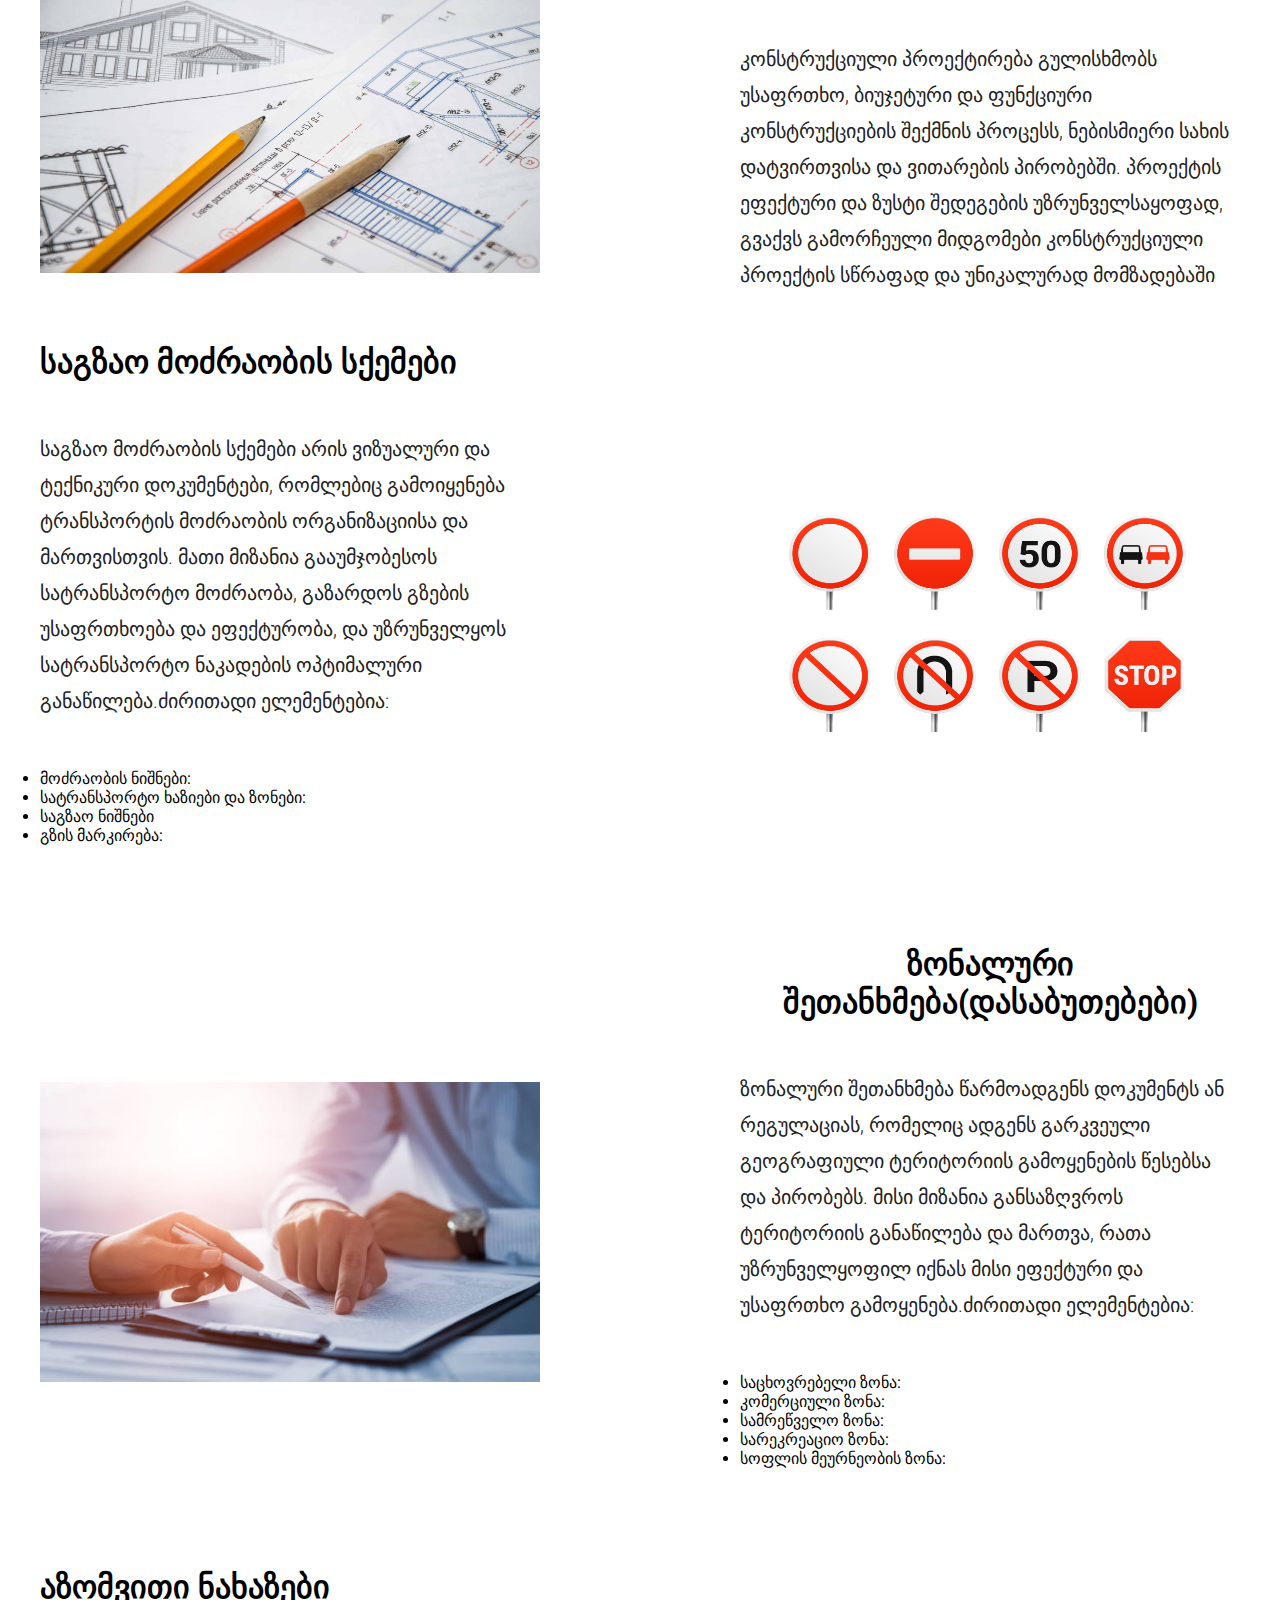
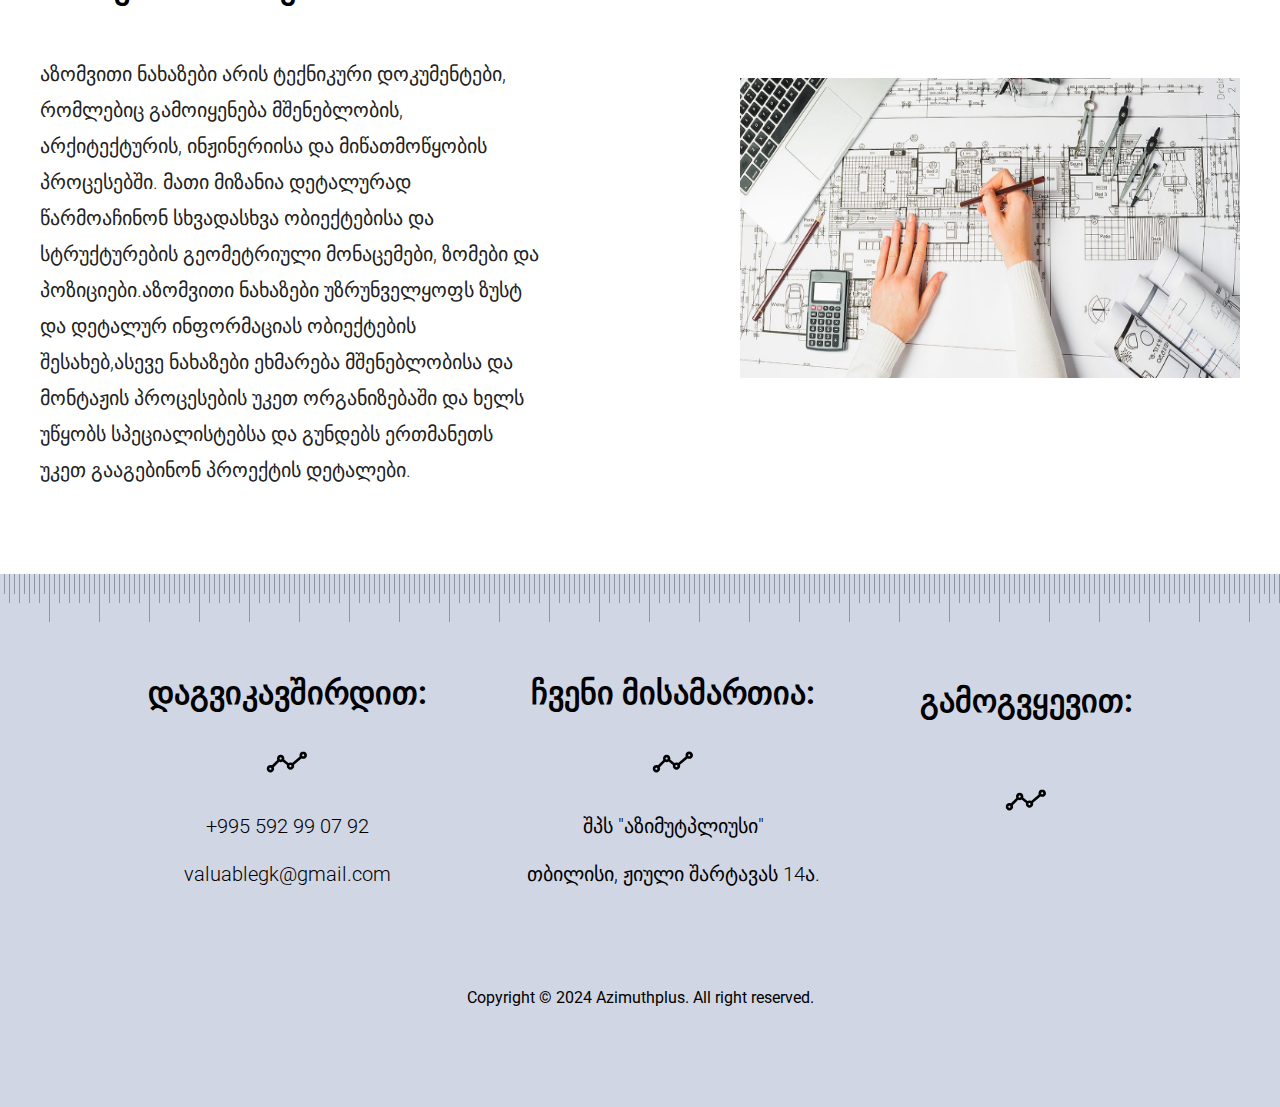
<file: html/services-detail.html>
<!DOCTYPE html>
<html lang="en">
    <head>
        <meta charset="UTF-8">
        <meta name="viewport" content="width=device-width, initial-scale=1.0">
        <title>Myarchitect</title>
        <link rel="preconnect" href="https://fonts.googleapis.com">
        <link rel="preconnect" href="https://fonts.gstatic.com" crossorigin>
        <link rel="icon" href="../images/website-icon.png">
        <link href="https://fonts.googleapis.com/css2?family=Roboto:ital,wght@0,100;0,300;0,400;0,500;0,700;0,900;1,100;1,300;1,400;1,500;1,700;1,900&display=swap" rel="stylesheet">
        <link rel="stylesheet" href="https://cdnjs.cloudflare.com/ajax/libs/font-awesome/6.5.2/css/all.min.css" integrity="sha512-SnH5WK+bZxgPHs44uWIX+LLJAJ9/2PkPKZ5QiAj6Ta86w+fsb2TkcmfRyVX3pBnMFcV7oQPJkl9QevSCWr3W6A==" crossorigin="anonymous" referrerpolicy="no-referrer" />
        <link rel="stylesheet" href="../style.css">
    </head>
<body>
    <header class="header"></header>
    <section class = "services-detail-section">
        <div class="services-detail-headling">
            <h1>ჩვენი სერვისები</h1>
            <p>იხილეთ ჩვენი სერვისების დეტალური აღწერა:</p>
        </div>
        <div class="z-paterns">
            <div class="pattern">
                <img src="../images/architect-service.jpg" alt="service-image">
                <div class="pattern-content">
                    <h2>არქიტექტურული პროექტები</h2>
                    <p>არქიტექტურული პროექტირება, როგორც დისციპლინა, ფოკუსირდება სხვადასხვა ხელსაწყოების საშუალებით საცხოვრებელი თუ სხვა დანიშნულების შენობების შექმნაზე. მისი მიზანია, გააერთიანოს დიზაინი, როგორც ესთეტიკა და არქიტექტურა, როგორც ამოცანის გადაჭრის ტექნიკური საშუალება. ძირითადად, არქიტექტურულ პროექტს ჩვენ ნახაზების სახით ვხვდებით ხოლმე, მიუხედავად იმისა, რომ მათი შექმნის პროცესში არამხოლოდ წმინდა გეომეტრია, არამედ სივრცის აღქმისა და ესთეტიკის ფაქტორებიც იღებენ მონაწილეობას.</p>
                </div>
            </div>
            <div class="pattern">
                <img src="../images/geologyconclusion-service.jpg" alt="service-image">
                <div class="pattern-content">
                    <h2>გეოლოგიური კვლევა/დასკვნის გაკეთება</h2>
                    <p>ჩენი მომსახურება ითვალისწინებს საინჟინრო გეოლოგიური დასკვნის მომზადებას ნებისმიერი ტუპისა და მასშტაბის სამშენებლო სამუშაოებისათვის: ჰიდროელექტრო სადგურების, საცხოვრებელი სახლების, ინფრასტრუქტურული და საგზაო - სამშენებლო პროექტებისთვის:
                        <ul>
                            <li>გეოლოგიური და სტრუქტურული აგეგმვა (კარტირება)</li>
                            <li>ქანთა ლითოლოგიური და ფაციესური ანალიზი</li>
                            <li>ნაპრალთა სტრუქტურული და სტატისტიკური ანალიზი</li>
                            <li>გეოლოგიური ჭრილების აგება</li>
                            <li>სეისმოპროფილების ინტერპრეტაცია</li>
                            <li>გეოდინამიკა</li>
                        </ul>
                    </p>
                </div>
            </div>
            <div class="pattern">
                <img src="../images/constuction-service.jpg" alt="service-image">
                <div class="pattern-content">
                    <h2>კონსტრუქციული პროექტები</h2>
                    <p>კონსტრუქციული პროექტირება გულისხმობს უსაფრთხო, ბიუჯეტური და ფუნქციური კონსტრუქციების შექმნის პროცესს, ნებისმიერი სახის დატვირთვისა და ვითარების პირობებში. პროექტის ეფექტური და ზუსტი შედეგების უზრუნველსაყოფად, გვაქვს გამორჩეული მიდგომები კონსტრუქციული პროექტის სწრაფად და უნიკალურად მომზადებაში</p>
                </div>
            </div>
            <div class="pattern">
                <img src="../images/road-service.jpg" alt="service-image">
                <div class="pattern-content">
                    <h2>საგზაო მოძრაობის სქემები</h2>
                    <p>საგზაო მოძრაობის სქემები არის ვიზუალური და ტექნიკური დოკუმენტები, რომლებიც გამოიყენება ტრანსპორტის მოძრაობის ორგანიზაციისა და მართვისთვის. მათი მიზანია გააუმჯობესოს სატრანსპორტო მოძრაობა, გაზარდოს გზების უსაფრთხოება და ეფექტურობა, და უზრუნველყოს სატრანსპორტო ნაკადების ოპტიმალური განაწილება.ძირითადი ელემენტებია:
                        <ul>
                            <li>მოძრაობის ნიშნები:</li>
                            <li>სატრანსპორტო ხაზიები და ზონები:</li>
                            <li>საგზაო ნიშნები</li>
                            <li>გზის მარკირება:</li>
                        </ul>
                    </p>
                </div>
            </div>
            <div class="pattern">
                <img src="../images/zone-service.jpg" alt="service-image">
                <div class="pattern-content">
                    <h2>ზონალური შეთანხმება(დასაბუთებები)</h2>
                    <p>ზონალური შეთანხმება წარმოადგენს დოკუმენტს ან რეგულაციას, რომელიც ადგენს გარკვეული გეოგრაფიული ტერიტორიის გამოყენების წესებსა და პირობებს. მისი მიზანია განსაზღვროს ტერიტორიის განაწილება და მართვა, რათა უზრუნველყოფილ იქნას მისი ეფექტური და უსაფრთხო გამოყენება.ძირითადი ელემენტებია:
                        <ul>
                            <li>საცხოვრებელი ზონა:</li>
                            <li>კომერციული ზონა:</li>
                            <li>სამრეწველო ზონა:</li>
                            <li>სარეკრეაციო ზონა:</li>
                            <li>სოფლის მეურნეობის ზონა:</li>
                        </ul>
                    </p>
                </div>
            </div>
            <div class="pattern">
                <img src="../images/mesure-service.jpg" alt="service-image">
                <div class="pattern-content">
                    <h2>აზომვითი ნახაზები</h2>
                    <p>აზომვითი ნახაზები არის ტექნიკური დოკუმენტები, რომლებიც გამოიყენება მშენებლობის, არქიტექტურის, ინჟინერიისა და მიწათმოწყობის პროცესებში. მათი მიზანია დეტალურად წარმოაჩინონ სხვადასხვა ობიექტებისა და სტრუქტურების გეომეტრიული მონაცემები, ზომები და პოზიციები.აზომვითი ნახაზები უზრუნველყოფს ზუსტ და დეტალურ ინფორმაციას ობიექტების შესახებ,ასევე ნახაზები ეხმარება მშენებლობისა და მონტაჟის პროცესების უკეთ ორგანიზებაში და ხელს უწყობს სპეციალისტებსა და გუნდებს ერთმანეთს უკეთ გააგებინონ პროექტის დეტალები.</p>
                </div>
            </div>
        </div>
    </section>
    <footer class="footer"></footer>
    <script src="../js/headerFooter.js"></script>
    <script src="../js/sidebar.js"></script>
    <script src="../js/chatbox.js"></script>
</body>
</html>
</file>
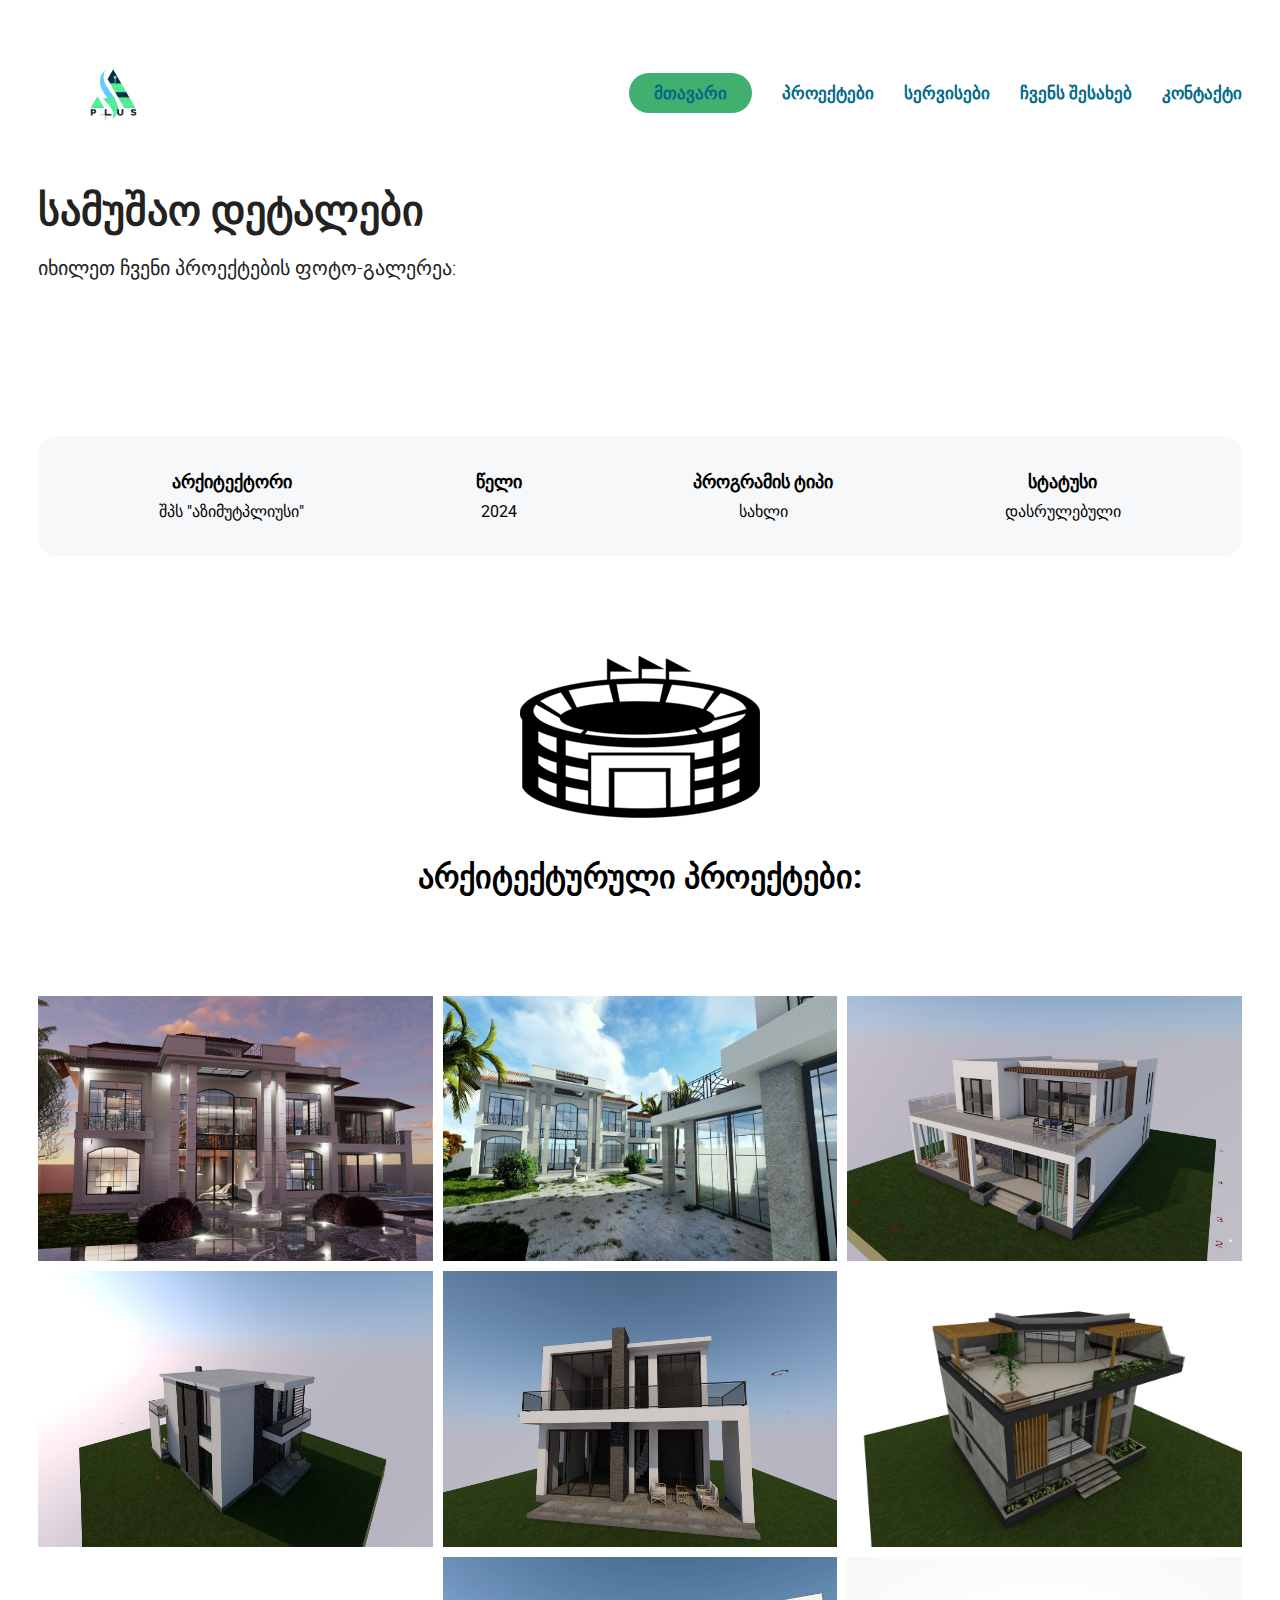
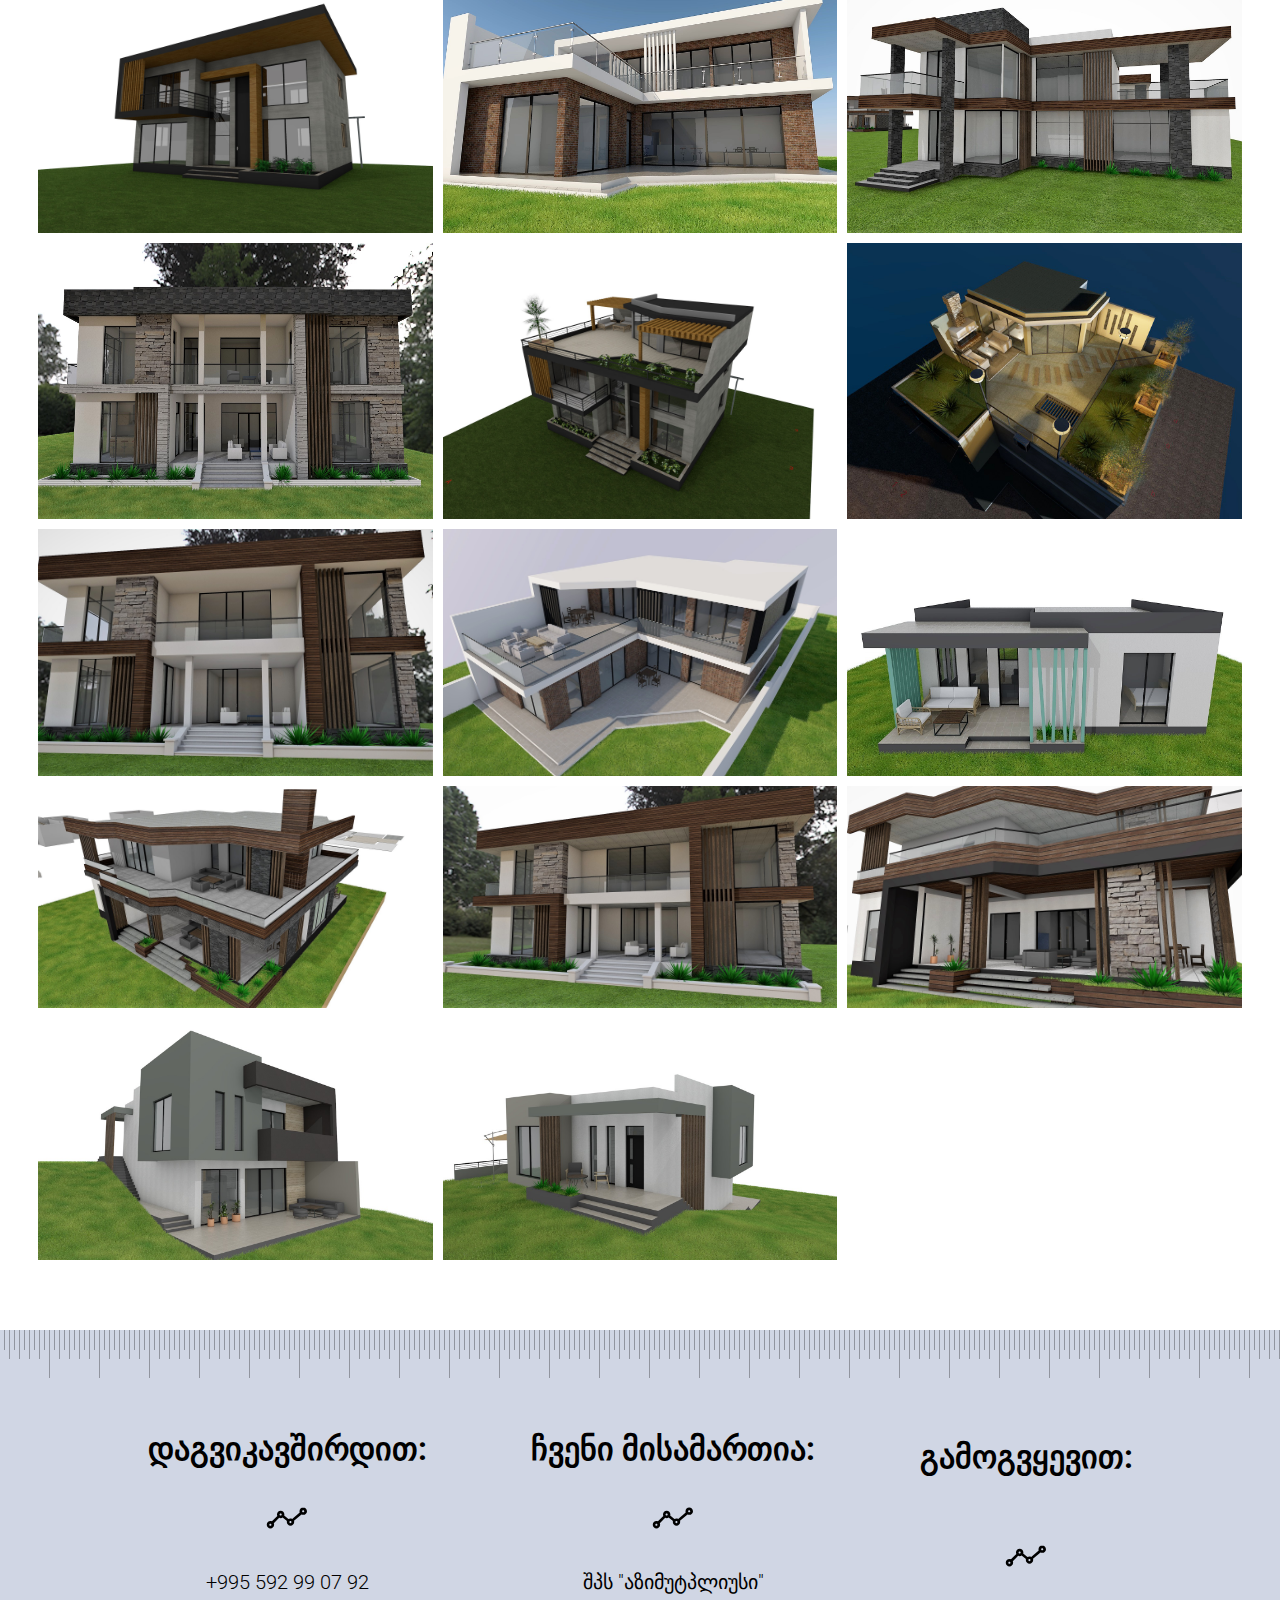
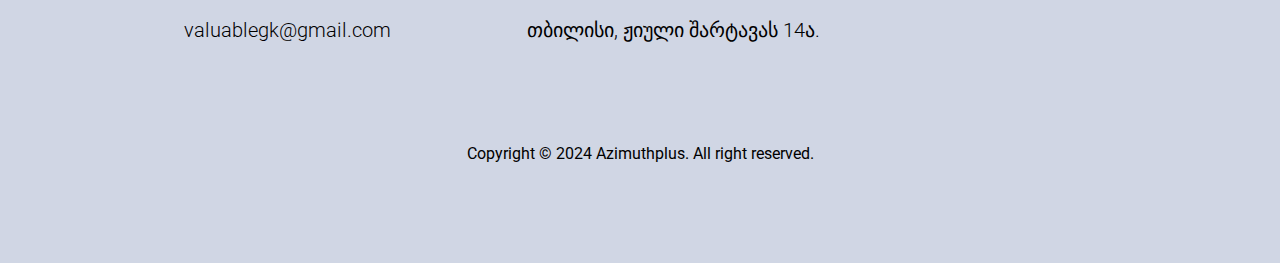
<file: html/work-detail.html>
<!DOCTYPE html>
<html lang="en">
    <head>
        <meta charset="UTF-8">
        <meta name="viewport" content="width=device-width, initial-scale=1.0">
        <title>Myarchitect</title>
        <link rel="preconnect" href="https://fonts.googleapis.com">
        <link rel="preconnect" href="https://fonts.gstatic.com" crossorigin>
        <link rel="icon" href="../images/website-icon.png">
        <link href="https://fonts.googleapis.com/css2?family=Roboto:ital,wght@0,100;0,300;0,400;0,500;0,700;0,900;1,100;1,300;1,400;1,500;1,700;1,900&display=swap" rel="stylesheet">
        <link rel="stylesheet" href="https://cdnjs.cloudflare.com/ajax/libs/font-awesome/6.5.2/css/all.min.css" integrity="sha512-SnH5WK+bZxgPHs44uWIX+LLJAJ9/2PkPKZ5QiAj6Ta86w+fsb2TkcmfRyVX3pBnMFcV7oQPJkl9QevSCWr3W6A==" crossorigin="anonymous" referrerpolicy="no-referrer" />
        <link rel="stylesheet" href="../style.css">
    </head>
<body>
    <header class="header"></header>
    <main class="work-detail">
        <div class="work-detail-headling">
            <h2>სამუშაო დეტალები</h2>
            <p>იხილეთ ჩვენი პროექტების ფოტო-გალერეა:</p>
        </div>
        <section class="work-detail-section">
            <div class="client-description">
                <div class="project-name">
                    <h4>არქიტექტორი</h4>
                    <p>შპს "აზიმუტპლიუსი"</p>
                </div>
                <div class="year">
                    <h4>წელი</h4>
                    <p>2024</p>
                </div>
                <div class="program">
                    <h4>პროგრამის ტიპი</h4>
                    <p>სახლი</p>
                </div>
                <div class="status">
                    <h4>სტატუსი</h4>
                    <p>დასრულებული</p>
                </div>
            </div>
            <div class="project-description">
                <img src="../images/stadium-icon.png" alt="icon">
                <h3>არქიტექტურული პროექტები:</h3>
            </div>
            <div class="photo-gallery">
                <div class="gallery-item">
                    <img src="../architect images/1.jpg" alt="gallery-image">
                </div>
                <div class="gallery-item">
                    <img src="../architect images/2.jpg" alt="gallery-image">
                </div>
                <div class="gallery-item">
                    <img src="../architect images/3.jpg" alt="gallery-image">
                </div>
                <div class="gallery-item">
                    <img src="../architect images/4.jpg" alt="gallery-image">
                </div>
                <div class="gallery-item">
                    <img src="../architect images/7.jpg" alt="gallery-image">
                </div>
                <div class="gallery-item">
                    <img src="../architect images/dyr.jpg" alt="gallery-image">
                </div>
                <div class="gallery-item">
                    <img src="../architect images/fff.jpg" alt="gallery-image">
                </div>
                <div class="gallery-item">
                    <img src="../architect images/gwrg.jpg" alt="gallery-image">
                </div>
                <div class="gallery-item">
                    <img src="../architect images/hre.jpg" alt="gallery-image">
                </div>
                <div class="gallery-item">
                    <img src="../architect images/hyt.jpg" alt="gallery-image">
                </div>
                <div class="gallery-item">
                    <img src="../architect images/r55y.jpg" alt="gallery-image">
                </div>
                <div class="gallery-item">
                    <img src="../architect images/sd.jpg" alt="gallery-image">
                </div>
                <div class="gallery-item">
                    <img src="../architect images/uihhuoh.jpg" alt="gallery-image">
                </div>
                <div class="gallery-item">
                    <img src="../architect images/Untitled - Picture1.jpg" alt="gallery-image">
                </div>
                <div class="gallery-item">
                    <img src="../architect images/Untitled - Picture7.jpg" alt="gallery-image">
                </div>
                <div class="gallery-item">
                    <img src="../architect images/Untitled 2 - Picture1.jpg" alt="gallery-image">
                </div>
                <div class="gallery-item">
                    <img src="../architect images/Untitled 2 - Picture2.jpg" alt="gallery-image">
                </div>
                <div class="gallery-item">
                    <img src="../architect images/Untitled 2 - Picture6.jpg" alt="gallery-image">
                </div>
                <div class="gallery-item">
                    <img src="../architect images/wyneti - Picture1.jpg" alt="gallery-image">
                </div>
                <div class="gallery-item">
                    <img src="../architect images/wyneti - Picture4.jpg" alt="gallery-image">
                </div>
            </div>
        </section>
        <div id="lightbox" class="lightbox">
            <span class="close">&times;</span>
            <img class="lightbox-content" id="lightbox-img">
        </div>
    </main>
    <footer class="footer"></footer>
    <script src="../js/gallery-script.js"></script>
    <script src="../js/headerFooter.js"></script>
    <script src="../js/sidebar.js"></script>
    <script src="../js/chatbox.js"></script>
</body>
</html>
</file>
<file: style.css>
* {
    padding: 0;
    margin: 0;
    box-sizing: border-box;
    font-family: "Roboto", sans-serif;
    scroll-behavior: smooth;
}

body {
  animation: fadeIn 3s ease-out;
}

@keyframes fadeIn {
  from { opacity: 0; }
  to { opacity: 1; }
}


/* ------  Home Page ------ */

/* header */

.logo img {
    width: 150px;
    height: 150px;
}

.header {
    padding: 1rem 3%;
    display: flex;
    align-items: center;
    justify-content: space-between;
}

.navigation {
    display: flex;
    align-items: center;
    justify-content: space-between;
    gap: 30px;
}

.navigation a {
    font-size: 17px;
    font-weight: 600;
    color: #006989;
    text-decoration: none;
    transition: .3s;
}

.navigation a:first-child {
    background-color: #41B06E;
    padding: 10px 25px;
    border-radius: 30px;
}

.navigation a:hover {
    color: #1a2d33;
    background-color: #41B06E;
    padding: 10px 25px;
    border-radius: 30px;
}

.navigation a:first-child:hover {
    background-color: #6dd6e2; 
}

.navigation a:hover:last-child {
  background-color: transparent;
}


.sidebar {
  position: fixed;
  top: 0;
  right: 0;
  height: 100vh;
  width: 250px;
  z-index: 999;
  background-color: #508c9b67;
  backdrop-filter: blur(10px);
  box-shadow: -10px 0 10px rgba(0, 0, 0, 0.1);
  display: none;
  flex-direction: column;
  align-items: center;
  justify-content: flex-start;
  padding-left: 20px;
  gap: 50px;
  animation: slideLeftToLeft 0.7s ease forwards;
}

@keyframes slideLeftToLeft {
  0% {
      transform: translateX(100%);
  }
  100% {
      transform: translateX(0);
  }
}

.sidebar a {
  width: 100%;
  color: white;
  text-decoration: none;
  font-size: 24px;
  font-weight: 400;
}

.sidebar a:hover {
  color: black;
}

.menu-button {
  display: none;
}


/* slideshow */

.slideshow-container {
    position: relative;
    padding: 0 3%;
    margin-bottom: 70px;
}


.slide {
    display: none;
    position: relative;
}


.slide img {
    width: 100%;
    height: 700px;
}

.text, .slide-button {
    position: absolute;
    left: 50%;
    transform: translateX(-50%);
    text-align: center;
}


.text {
    color: #f2f2f2;
    font-size: 40px;
    font-weight: bold;
    padding: 8px 12px;
    top: 50%;
    transform: translate(-50%, -100%);
    background-color: rgba(0, 0, 0, 0.5);
    animation: fadeIn 1.5s forwards;
}

@keyframes fadeIn {
    from { opacity: 0; }
    to { opacity: 1; }
}


.slide-button {
    bottom: 40%; /* Adjust bottom value to position button below the text */
    transform: translateX(-50%);
    padding: 10px 20px;
    background-color: transparent;
    color: whitesmoke;
    border: 2px solid black;
    border-radius: 30px;
    font-size: 18px;
    cursor: pointer;
    transition: background-color 0.3s;
}

.slide-button:hover {
    background-color: #000;
}


.prev, .next {
    cursor: pointer;
    position: absolute;
    top: 50%;
    width: auto;
    padding: 16px;
    margin-top: -22px;
    color: white;
    font-weight: bold;
    font-size: 18px;
    transition: 0.6s ease;
    border-radius: 0 3px 3px 0;
    user-select: none;
}

.next {
    right: 3%;
    border-radius: 3px 0 0 3px;
}

.prev:hover, .next:hover {
    background-color: rgba(0,0,0,0.8);
}

/* description */

.container {
    display: flex;
    flex-direction: column;
    justify-content: center;
    align-items: center;
    gap: 50px;
    margin-bottom: 70px;
}

.icons {
    display: flex;
    justify-content: center;
    align-items: center;
    gap: 50px;
}

.some-text {
    font-size: 25px;
    max-width: 700px;
    text-align: center;
    letter-spacing: 2px;
}

.icons img {
    width: 100px;
    height: 100px;
}

/* projects */

.projects {
    padding: 0 3%;
    background-color: #E0FBE2;
}

.project-container {
    display: flex;
    flex-direction: column;
    justify-content: center;
    align-items: center;
    padding: 100px 0px;
    margin-bottom: 70px;
    
}

.project-content {
    display: flex;
    flex-direction: column;
    justify-content: center;
    align-items: center;
    gap: 20px;
}

.project img {
    width: 100%;
    height: 300px;
    margin-bottom: 20px;
    border-radius: 30px;
    object-fit: cover;
    transition: transform 0.3s ease;
}

.project img:hover {
    transform: scale(1.09);
}

.project-paragraph {
    margin-bottom: 60px;
    font-size: 20px;
    font-weight: 400;
    letter-spacing: 1px;
    text-align: center;
}

.project-list {
    display: grid;
    grid-template-columns: 1fr 1fr 1fr 1fr;
    gap: 20px;
}

.paragraph {
    font-size: 18px;
    margin-bottom: 10px;
}

.project-title {
    font-size: 60px;
    font-weight: 800;
}

.project {
    display: flex;
    flex-direction: column;
    align-items: flex-start;
    background: #f2f2f2;
    border-radius: 30px;
    padding: 12px;
    z-index: 1;
    width: fit-content;
    gap: 15px;
    
}

.project-button {
    font-size: 15px;
    color: black;
    border: 1px solid black;
    border-radius: 20px;
    padding: 10px 20px;
    background-color: #B5C18E;
    cursor: pointer;
    transition: .3s;
}

.project-button:hover {
    color: white;
    background-color: #006989;
}


/* concept */

.concept{
    padding: 0 3%;
    margin-bottom: 70px;
}

.row-list {
    display: flex;
    justify-content: center;
    align-items: flex-start;
    gap: 20px;
}

.row-content {
    display: flex;
    flex-direction: column;
    justify-content: center;
    align-items: flex-start;
    gap: 10px;
}

.row-content span {
    color: #e7a920;
    font-size: 110px;
    font-weight: 700;
    position: absolute;
    z-index: -1;
    opacity: 0.2;
}

.row-content h3 {
    font-weight: 700;
    font-size: 32px;
}

.row-content p {
    font-weight: 300;
    font-size: 20px;
    line-height: 36px;
    color: #222222;
}


/* Testimonial Slideshow */


.testimonials {
    text-align: center;
    position: relative;
    background-color: #26355D;
    border-radius: 40px;
    padding: 40px;
    margin-bottom: 70px;
}

.testimonial-container {
    display: flex;
    flex-direction: column;
    justify-content: center;
    align-items: center;
    height: 500px;
    position: relative;
    overflow: hidden;
}

.testimonial-container h4 {
    font-weight: 300;
    font-size: 24px;
    text-transform: uppercase;
    letter-spacing: 11px;
    color: #f2f2f2;
}

.testimonial-container h1 {
    font-weight: 700;
    font-family: 'Montserrat', sans-serif;
    font-size: 70px;
    color: #f2f2f2;
}

.testimonial-slide {
    height: 100%;
    display: flex;
    transition: transform 0.5s ease-in-out;
}

.testimonial {
    flex-direction: column;
    justify-content: center;
    align-items: center;
    gap: 20px;
    min-width: 100%;
    box-sizing: border-box;
    padding: 20px;
}

.testimonial-text {
    width: 800px;
    font-style: italic;
    font-size: 22px;
    margin-bottom: 10px;
    color: #f2f2f2;
    animation: pulse 5s infinite alternate; /* Pulse animation */
}

.testimonial-author {
    color: #f2f2f2;
    font-size: 18px;
    font-weight: bold;
    animation: fadeIn 1.5s forwards;
}

.testimonial-author span {
    color: #FFDB00;
}

.testimonial-prev, .testimonial-next {
    cursor: pointer;
    position: absolute;
    top: 50%;
    width: auto;
    padding: 16px;
    color: white;
    font-weight: bold;
    font-size: 18px;
    user-select: none;
    transition: 0.6s ease;
}

.testimonial-prev {
    left: 0;
}

.testimonial-next {
    right: 0;
}

.testimonial-prev:hover, .testimonial-next:hover {
    background-color: rgba(0, 0, 0, 0.8);
}

.dot {
    height: 15px;
    width: 15px;
    margin: 0 5px;
    background-color: #bbb;
    border-radius: 50%;
    display: inline-block;
    cursor: pointer;
}

.dot.active {
    background-color: #FFDB00;
}



@keyframes pulse {
    from {
        transform: scale(1); /* Start at normal size */
    }
    to {
        transform: scale(1.1); /* Scale up to 110% size */
    }
}


/* services */

.services {
    padding: 1rem 3%;
    margin-bottom: 70px;
}


.service-content {
    display: flex;
    flex-direction: column;
    justify-content: center;
    align-items: center;
    gap: 10px;
}

.service-content h4 {
    letter-spacing: 11px;
    color: #e7a920;
    font-weight: 300;
    font-size: 24px;
}

.service-content h2 {
    font-weight: 700;
    font-size: 75px;
    text-transform: uppercase;
    color: #000;
}

.services-paragraph {
    text-align: center;
    font-size: 20px;
    font-style: italic;
}

.service-list {
    display: grid;
    grid-template-columns: 1fr 1fr 1fr;
    gap: 30px;
}

.service {
    display: flex;
    flex-direction: column;
    align-items: flex-start;
    justify-content: flex-start;
    gap: 20px;
    padding: 25px;
    border-radius: 40px;
    transition: 0.6s ease;
}

.service img {
  width: 70px;
  height: 70px;
}

.service:hover {
    background-color: #80B9AD;
    box-shadow: 0px 0px 10px 0px rgba(0, 0, 0, 0.5);
}

.service p {
    width: 300px;
}

.service-container {
    display: flex;
    flex-direction: column;
    justify-content: center;
    align-items: center;
    gap: 60px;
}

.service h3 {
    font-size: 20px;
    font-weight: 600;
}

.service p {
    font-weight: 300;
    font-size: 18x;
    line-height: 15px;
    color: #222222;
}

.service i {
    font-size: 40px;
}

.service button {
    font-size: 10px;
    color: #020202;
    text-transform: uppercase;
    border-radius: 40px;
    padding: 10px 20px;
    display: inline-block;
    background: transparent;
    cursor: pointer;
}

.service button:hover {
    background-color: #020202;
    color: #f2f2f2;
}


/* footer */

.footer {
    background: #d0d6e4 url(./images/divider-dark.png) repeat-x;
    padding: 100px;
}

.footer-container {
    display: flex;
    flex-direction: column;
    justify-content: center;
    align-items: center;
    gap: 100px;
}

.content-container {
    display: flex;
    justify-content: center;
    align-items: center;
    gap: 100px;
}

.footer-content {
    display: flex;
    flex-direction: column;
    justify-content: center;
    align-items: center;
    gap: 20px;
}

.footer-content h3 {
    font-weight: 700;
    font-size: 32px;
}

.footer-content p {
    font-weight: 300;
    font-size: 20px;
    line-height: 28px;
}

.centered {
    display: flex;
    flex-direction: column;
    justify-content: flex-start;
    gap: 50px;
}

.social-icons {
    display: flex;
    justify-content: center;
    align-items: center;
    gap: 20px;
}

.social-icons a {
    font-size: 25px;
    color: #006989;
    transition: color 0.3s ease;
}

.social-icons a:last-child{
  color: red;
}

.social-icons a:hover {
    color: #020202;
}



/* ------  Work Page ------ */

.work-body {
    padding: 1rem 3%;
}

.work-content {
    display: flex;
    flex-direction: column;
    justify-content: center;
    align-items: flex-start;
    gap: 10px;
    margin-bottom: 70px;
}

.work-content h2 {
    text-transform: uppercase;
    font-weight: 700;
    font-size: 42px;
    color: #222222;
}

.work-content p {
    font-weight: 300;
    font-size: 20px;
    line-height: 36px;
    color: #222222;
}


.work-list {
    display: grid;
    grid-template-columns: 1fr 1fr 1fr;
    gap: 20px;
    margin-bottom: 70px;
}

.work-list a {
  display: flex;
  justify-content: center;
  align-items: center;
}

.work-list img {
  max-width: 100%;
  height: 100%;
  transition: 0.5s;
}

.work-list img:hover {
    opacity: 0.5;
    cursor: pointer;
 }


/* ------  Work Detail Page ------ */

.work-detail {
    padding: 0 3%;
    margin-bottom: 70px;
    display: flex;
    flex-direction: column;
    gap: 150px;
}

.work-detail-headling {
    display: flex;
    flex-direction: column;
    justify-content: center;
    align-items: flex-start;
    gap: 15px;
}

.work-detail-headling h2 {
    font-weight: 700;
    font-size: 42px;
    color: #222222;
    text-transform: uppercase;
}

.work-detail-headling p {
    font-weight: 300;
    font-size: 20px;
    line-height: 36px;
    color: #222222;
    text-transform: capitalize;
}

.work-detail-section {
    display: flex;
    flex-direction: column;
    gap: 100px;
}


.client-description {
    display: flex;
    justify-content: space-around;
    align-items: center;
    background: #f7f8f9;
    padding: 35px;
    border-radius: 20px;
}

.client-description > div {
    display: flex;
    flex-direction: column;
    justify-content: center;
    align-items: center;
    gap: 10px;
}

.client-description > div h4 {
    font-weight: 600;
    font-size: 18px;
}


.project-description {
    display: flex;
    flex-direction: column;
    justify-content: center;
    align-items: center;
    gap: 40px;
}


.project-description h3 {
    text-align: center;
    text-transform: uppercase;
    font-weight: 800;
    font-size: 32px;
}


.photo-gallery {
    display: grid;
    grid-template-columns: 1fr 1fr 1fr;
    gap: 10px;
}


.gallery-item {
  display: flex;
  justify-content: center;
  align-items: center;
  overflow: hidden;
  }


.gallery-item img {
    width: 100%;
    height: 100%;
    cursor: pointer;
    transition: transform 0.3s ease-in-out;
}

.gallery-item:hover img {
    opacity: 0.5;
  }


  .lightbox {
    display: none;
    position: fixed;
    z-index: 1000;
    left: 0;
    top: 0;
    width: 100%;
    height: 100%;
    background-color: rgba(0, 0, 0, 0.8);
    justify-content: center;
    align-items: center;
  }

  .lightbox-content {
    max-width: 80%;
    max-height: 80%;
  }
  
  .close {
    position: absolute;
    top: 20px;
    right: 40px;
    color: white;
    font-size: 40px;
    font-weight: bold;
    cursor: pointer;
  }


  /* ------  About Us Page ------ */


  /* about */

  .about {
    padding: 1rem 7%;
    display: flex;
    flex-direction: column;
    gap: 80px;
  }

  /* about-headling */

  .about-headling {
    display: flex;
    flex-direction: column;
    justify-content: center;
    align-items: flex-start;
    gap: 15px;
  }

  .about-headling h1 {
    width: 600px;
    text-transform: uppercase;
    font-weight: 700;
    font-size: 42px;
    color: #222222;
  }

  .about-headling p {
    font-weight: 300;
    font-size: 20px;
    line-height: 36px;
    color: #222222;
  }

  /* about-desctiption-section */

  .about-desctiption {
    display: flex;
    flex-direction: column;
    justify-content: center;
    align-items: flex-start;
    gap: 50px;
    margin-bottom: 70px;
  }

  .about-description-container {
    display: flex;
    justify-content: space-between;
    align-items: center;
    gap: 70px;
  }

  .about-text {
    width: 800px;
    display: flex;
    flex-direction: column;
    gap: 30px;
  } 

  .about-text p {
    font-weight: 300;
    font-size: 20px;
    line-height: 36px;
    color: #222222;
  }


  .about-list ol {
    line-height: 48px;
    font-size: 20px;
    font-weight: 300;
  }


  /* counter-section */

  .counter-section {
    margin-bottom: 70px;
  }


  .counters {
    display: flex;
    justify-content: space-around;
    align-items: center;
  }

  .counter {
    display: flex;
    flex-direction: column;
    justify-content: center;
    align-items: center;
    gap: 10px;
  }

  .counter span {
    font-size: 98px;
    font-weight: bold;
  }

  .counter h3 {
    font-size: 20px;
    font-weight: 400;
  }


  /* team-section */


  .team {
    display: flex;
    flex-direction: column;
    justify-content: center;
    align-items: center;
    gap: 70px;
    margin-bottom: 70px;
  }

  .team-headling {
    display: flex;
    flex-direction: column;
    justify-content: center;
    align-items: center;
    gap: 10px;
  }

  .team-headling h3 {
    color: #e7a920;
    text-transform: uppercase;
    letter-spacing: 11px;
    font-weight: 300;
    font-size: 34px;
  }

  .team-headling h2 {
    font-weight: 700;
    font-size: 85px;
    text-transform: uppercase;
    color: #000;
    margin-bottom: 20px;
  }

  .team-headling p {
    font-size: 20px;
    text-align: center;
  }

  .team-member {
    display: flex;
    flex-direction: column;
    justify-content: center;
    align-items: flex-start;
    gap: 7px;
  }

  .team-member img {
    width: 400px;
    height: 400px;
  }

  .team-member h4 {
    font-weight: 700;
    font-size: 24px;
    text-transform: uppercase;
  }

  .team-member h5 {
    font-size: 16px;
    color: #222222;
    font-weight: 300;
  }

  .team-member p {
    color: #222222;
    font-weight: 300;
    font-size: 18px;
    line-height: 28px
  }

  .member-social-icons {
    display: flex;
    justify-content: center;
    align-items: center;
    gap: 15px;
  }

  .team-membership {
    display: grid;
    grid-template-columns: repeat(3, 1fr);
    gap: 40px;
  }


  .member-social-icons a {
    color: #222222;
    border: solid 1px #555;
    border-radius: 100%;
    padding: 10px;
    font-size: 16px;
    transition: background-color 0.5s ease;
  }

  .member-social-icons a:hover {
    background-color: #222222;
    color: #f7f8f9;
  }


  /* clients-section */

  .clients {
    display: flex;
    flex-direction: column;
    justify-content: center;
    align-items: center;
    gap: 50px;
    margin-bottom: 70px;

  }

  .clients-headling {
    display: flex;
    flex-direction: column;
    justify-content: center;
    align-items: center;
    gap: 10px;
  }

  .clients-headling h3 {
    color: #e7a920;
    text-transform: uppercase;
    letter-spacing: 11px;
    font-weight: 300;
    font-size: 34px;
  }

  .clients-headling h2 {
    font-weight: 700;
    font-size: 75px;
    text-transform: uppercase;
    color: #000;
    margin-bottom: 20px;
  }

  .clients-headling p {
    font-size: 20px;
    text-align: center;
  }


  .client-list {
    display: grid;
    grid-template-columns: 1fr 1fr 1fr;
    gap: 50px;
  }

  .client-list img {
    width: 250px;
    height: 250px;
  }


  /* ------  Contact Us Page ------ */

  /* contact headling and google map */

  .contact-us {
    padding: 1rem 7%;
    margin-bottom: 70px;
  }

  .contact-headling {
    display: flex;
    flex-direction: column;
    justify-content: center;
    align-items: flex-start;
    gap: 10px;
    margin-bottom: 70px;
  }

  .contact-headling h1 {
    width: 700px;
    text-transform: uppercase;
    font-weight: 700;
    font-size: 42px;
    color: #222222;
  }

  .contact-headling p {
    font-weight: 300;
    font-size: 20px;
    line-height: 36px;
    color: #222222
  }


  .google-map {
    margin-bottom: 70px;
  }

  /* Office and contact form section */

  /* office */


  .contact-form {
    display: flex;
    justify-content: space-between;
    align-items: flex-start;
  }

  .office {
    display: flex;
    flex-direction: column;
    justify-content: center;
    align-items: flex-start;
    gap: 10px;
  }


  .adress {
    margin-top: 30px;
  }

  .detail {
    display: flex;
    flex-direction: column;
    justify-content: center;
    align-items: flex-start;
  }

  .detail a {
    font-size: 20px;
    color: #222222;
    transition: font-size 0.15s ease-in-out, opacity 0.15s ease-in-out;
  }

  .detail a:hover {
    font-size: 22px;
    opacity: 0.5;
  }

  .office h5 {
    font-weight: 700;
    font-size: 24px;
    text-transform: uppercase
  }

  /* contact form */


  .inquiries {
    display: flex;
    flex-direction: column;
    justify-content: center;
    align-items: flex-start;
    gap: 50px;
  }

  .inquiries h5 {
    font-weight: 700;
    font-size: 24px;
    text-transform: uppercase;
  }

  .form {
    width: 600px;
    display: flex;
    flex-direction: column;
    justify-content: center;
    align-items: flex-start;
  }

  .form input[type = 'text'],
  .form input[type = 'tel'] {
    border: none;
    border-bottom: solid 2px #c2c2c2;
    width: 100%;
    font-size: 18px;
    color: #222222;
    padding: 12px 0 10px 2px;
    margin: 0 0 30px 0;
  }


  .form input[type = 'submit'] {
    font-size: 15px;
    text-transform: uppercase;
    border-radius: 40px;
    padding: 17px 70px;
    display: inline-block;
    background: #fff;
    border: solid 2px #000;
    color: #000;
    transition: background-color 0.5s ease;
    transition: color 1s;
    -webkit-transition: color 1s;
    cursor: pointer;
  }

  .form input[type = 'submit']:hover {
    background: #020202;
    color: #fff;
  }


  .form textarea {
    border: none;
    border-bottom: solid 2px #c2c2c2;
    width: 100%;
    font-size: 18px;
    color: #222222;
    padding: 5px 0px 0px 2px;
    margin: 0 0 30px 0;
    height: 202px;
  }



  /* ------  Services-Detail Page ------ */

  .services-detail-section {
    display: flex;
    flex-direction: column;
    justify-content: center;
    align-items: center;
    padding: 1rem 7%;
    gap: 70px;
 }

 .services-detail-headling {
    display: flex;
    flex-direction: column;
    justify-content: center;
    align-items: flex-start;
    gap: 20px;
 }


 .z-paterns {
    display: flex;
    flex-direction: column;
    justify-content: center;
    align-items: flex-start;
    gap: 50px;
    margin-bottom: 70px;
 }


 .pattern {
    display: flex;
    justify-content: space-around;
    align-items: center;
    gap: 200px;
 }

 .pattern:nth-child(even) {
    flex-direction: row-reverse;
 }

 .pattern-content {
    width: 500px;
    display: flex;
    flex-direction: column;
    justify-content: center;
    align-items: flex-start;
    gap: 50px;
 }

 .pattern img {
    width: 500px;
    height: 300px;
 }

 .services-detail-headling h1 {
  font-weight: 700;
  font-size: 42px;
  color: #222222;
 }


 .services-detail-headling p {
  font-weight: 300;
  font-size: 20px;
  line-height: 36px;
  color: #222222;
 }


 .pattern-content h2 {
    font-weight: 700;
    font-size: 32px;
    text-align: center;
 }

 .pattern-content p {
    font-weight: 300;
    font-size: 20px;
    line-height: 36px;
    color: #222222;
 }




 /* responsive design */

  /* Tablet styles */

 @media only screen and (min-width: 600px) and (max-width: 1200px) {

    /* home page */

    .menu-button {
      display: block;
    }

    .hide-navigation {
      display: none;
    }

    .project-list {
      grid-template-columns: 1fr 1fr;
    }


    .testimonial-text {
      width: 450px;
      font-size: 20px;
    }

    .service-list {
      grid-template-columns: 1fr 1fr;
    }

    .content-container {
      display: flex;
      flex-direction: column;
      justify-content: center;
      align-items: center;
      gap: 100px;
    }

    .text {
      font-size: 34px;
    }

    .some-text {
      font-size: 20px;
    }


    /* work page */


    .work-list {
      grid-template-columns: 1fr 1fr;
    }


    /* about-page */

    .about-desctiption img {
      width: 600px;
    }


    .about-description-container {
      flex-direction: column;
      align-items: flex-start;
    }

    .about-text {
      width: 600px;
    }

    .counters {
      flex-direction: column;
    }

    .team-membership {
      grid-template-columns: repeat(2, 1fr);
    }

    .client-list {
      grid-template-columns: 1fr 1fr;
    }

    .team-member img {
      width: 300px;
      height: 300px;
    }


    /* contact page */


    .contact-headling h1 {
      font-size: 35px;
    }
  
    .contact-headling p {
      font-weight: 300;
      font-size: 18px;
    }


    .google-map iframe {
      width: 700px;
      height: 400px;
    }

    .contact-form {
      flex-direction: column;
      gap: 50px;
    }


    .form {
      width: 400px;
    }


    /* work-detail-page */

    .photo-gallery {
      grid-template-columns: 1fr 1fr;
    }

    /* service-detail-page */

    .z-paterns {
      align-items: center;
      flex-direction: column;
    }

   .services-detail-headling {
    align-items: center;
  }

    .pattern {
      flex-direction: column;
    }


    .pattern img {
      width: 400px;
      height: 200px;
   }


   .pattern-content {
      width: 350px;
      align-items: center;
  }

 .pattern:nth-child(even) {
  flex-direction: column;
  }


  .pattern {
    gap: 100px;
 }

}



/* mobile styles */

@media (max-width: 599px) {

   /* footer */
  .footer-content h3 {
    font-size: 20px;
    text-align: center;
  }

  /* home page */
  

  .menu-button {
    display: block;
  }

  .hide-navigation {
    display: none;
  }

  .sidebar {
    width: 70%; 
  }

  .slide img {
    height: 500px;
  }

  .icons {
    gap: 20px;
  }

  .icons img {
    width: 60px;
    height: 60px;
  }


  .project-list {
    grid-template-columns: 1fr;
  }

  .project {
    align-items: center;
  }

  .row-list {
    flex-direction: column;
    align-items: center;
  }


  .testimonial-text {
    width: 300px;
    font-size: 16px;
  }

  .testimonial-container h4 {
    font-size: 20px;
  }

  .testimonial-container h1 {
    font-size: 40px;
  }

  .service-list {
    grid-template-columns: 1fr;
  }

  .content-container {
    display: flex;
    flex-direction: column;
    justify-content: center;
    align-items: center;
    gap: 100px;
  }

  .footer-content p:last-child {
    text-align: center;
  }

  .text {
    font-size: 28px;
  }

  .some-text {
    font-size: 18px;
    max-width: 500px;
  }

  .copyright p {
    text-align: center;
  }

  .project-title {
    font-size: 45px;
    font-weight: 600;
  }

  .service-content h2 {
    font-weight: 600;
    font-size: 45px;
  }

  .row-list {
    align-items: center;
  }

.row-content {
    align-items: center;
  }

  .row-content p {
    text-align: center;
  }

  .service {
    align-items: center;
    justify-content: center;
  }

  .service h3 {
    text-align: center;
  }


  .slide-button {
    padding: 2px 4px;
  }


  /* work page */


  .work-list {
    grid-template-columns: 1fr;
  }


  /* about-page */

  .about-headling h1 {
    width: 300px;
    font-size: 25px;
  }

  .about-headling p {
    width: 300px;
    font-size: 15px;
  }

  .about-desctiption img {
    width: 300px;
  }


  .about-description-container {
    flex-direction: column;
    align-items: flex-start;
  }

  .about-text {
    width: 300px;
  }

  .about-text p {
    font-size: 16px;
  }

  .about-list ol {
    line-height: 40px;
    font-size: 15px;
    font-weight: 300;
  }

  .counters {
    flex-direction: column;
  }

  .team-membership {
    grid-template-columns: 1fr;
  }

  .team-member {
    align-items: center;
  }

  .team-member p {
    text-align: center;
  }

  .client-list {
    grid-template-columns: 1fr;
  }

  .team-member img {
    width: 300px;
    height: 300px;
  }

  .team-headling h3 {
    font-size: 28px;
  }

  .team-headling h2 {
    font-size: 65px;
  }

  .team-headling p {
    font-size: 18px;
  }


  .clients-headling h3 {
    font-size: 28px;
  }

  .clients-headling h2 {
    font-weight: 600;
    font-size: 55px;
  }

  .clients-headling p {
    font-size: 18px;
  }


  /* contact page */


  .contact-headling h1 {
    width: 250px;
    font-size: 18px;
  }

  .contact-headling p {
    font-size: 15px;
    width: 300px;
  }


  .google-map iframe {
    width: 300px;
    height: 300px;
  }

  .contact-form {
    flex-direction: column;
    gap: 40px;
  }


  .form {
    width: 300px;
  }


  .form input[type = 'submit'] {
    padding: 10px 40px;
  }


  /* work-detail-page */

  .photo-gallery {
    grid-template-columns: 1fr;
  }

  .work-detail-headling h2 {
    font-size: 35px;
}

.work-detail-headling p {
    font-size: 18px;
}


.client-description {
  flex-direction: column;
  gap: 20px;
}

.project-description h3 {
  font-size: 27px;
}


/* service-detail-page */

.z-paterns {
  align-items: center;
  flex-direction: column;
}

.services-detail-headling {
  align-items: center;
}

.pattern {
  flex-direction: column;
}


.pattern img {
  width: 300px;
  height: 200px;
}


.pattern-content {
  width: 350px;
  align-items: center;
}

.pattern:nth-child(even) {
flex-direction: column;
}


.pattern {
  gap: 50px;
}

.services-detail-headling h1 {
  font-size: 37px;
 }


 .services-detail-headling p {
    font-size: 18px;
    text-align: center;
 }


 .pattern-content h2 {
  font-size: 28px;
}

.pattern-content p {
  font-size: 16px;
  text-align: center;
}

}
</file>
